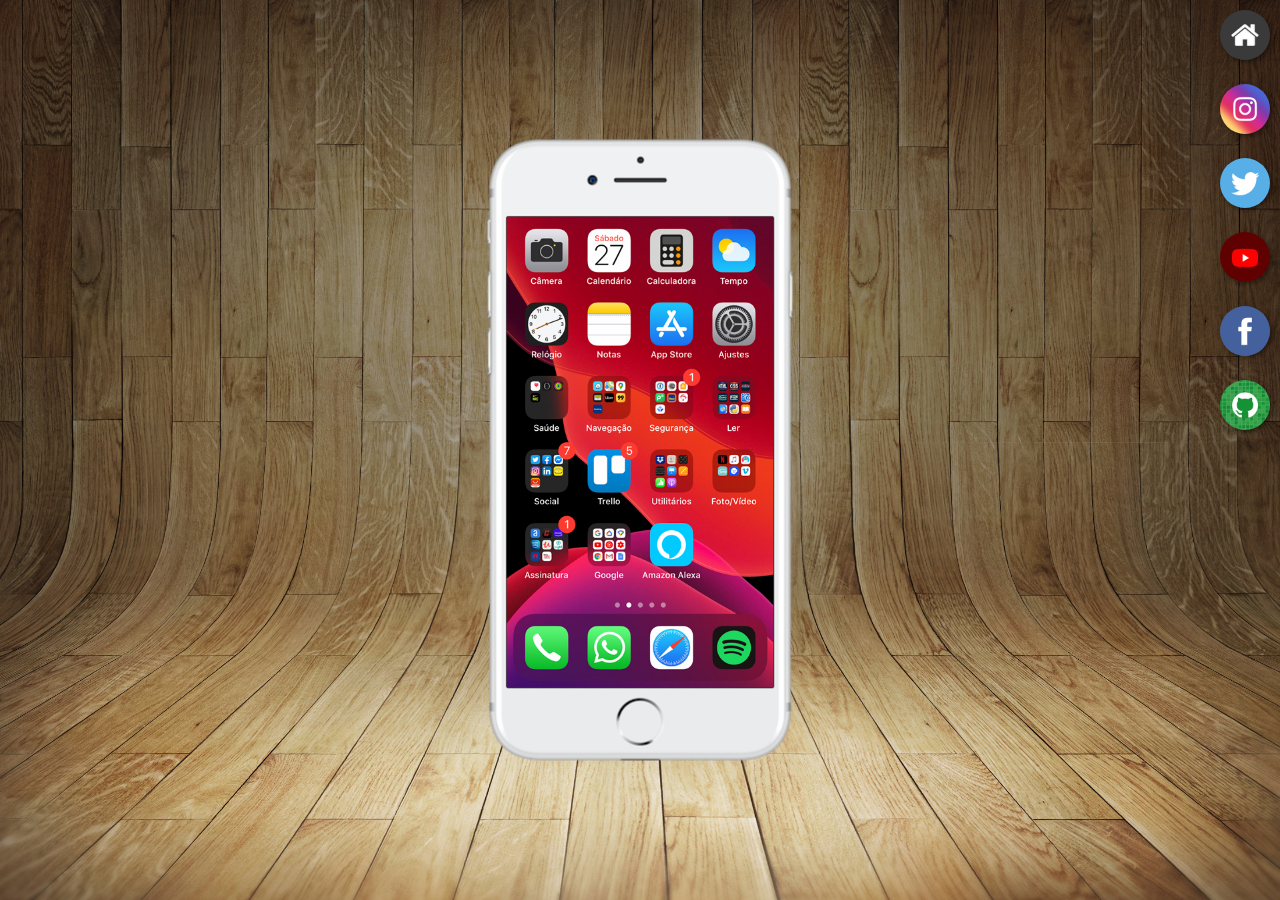
<file: index.html>
<!DOCTYPE html>
<html lang="pt-br">
<head>
    <meta charset="UTF-8">
    <meta http-equiv="X-UA-Compatible" content="IE=edge">
    <meta name="viewport" content="width=device-width, initial-scale=1.0">
    <link rel="shortcut icon" href="favicon.ico" type="image/x-icon">
    <link rel="stylesheet" href="estilos/style.css">
    <title>Projeto Redes Sociais</title>
</head>
<body>
    <main>
        <section id="telefone">
            <iframe src="home.html" name="tela" id="tela" frameborder="0">Seu navegador não é compatível com isso.
            </iframe>
        </section>

        <section id="redes-sociais">
            <a href="home.html" target="tela"><img src="imagens/logo-home.jpg" alt="Home"></a><br> <!--o <br> faz com que os ícones fiquem dispostos um a baixo do outro-->
            <a href="instagram.html" target="tela"><img src="imagens/logo-instagram.jpg" alt="Instagram"></a><br>
            <a href="twitter.html" target="tela"><img src="imagens/logo-twitter.jpg" alt="Twitter"></a><br>
            <a href="youtube.html" target="tela"><img src="imagens/logo-youtube.jpg" alt="YouTube"></a><br>
            <a href="facebook.html" target="tela"><img src="imagens/logo-facebook.jpg" alt="Facebook"></a><br>
            <a href="github.html" target="tela"><img src="imagens/logo-github.jpg" alt="GitHub"></a>
        </section>
    </main>
    
</body>
</html>
</file>
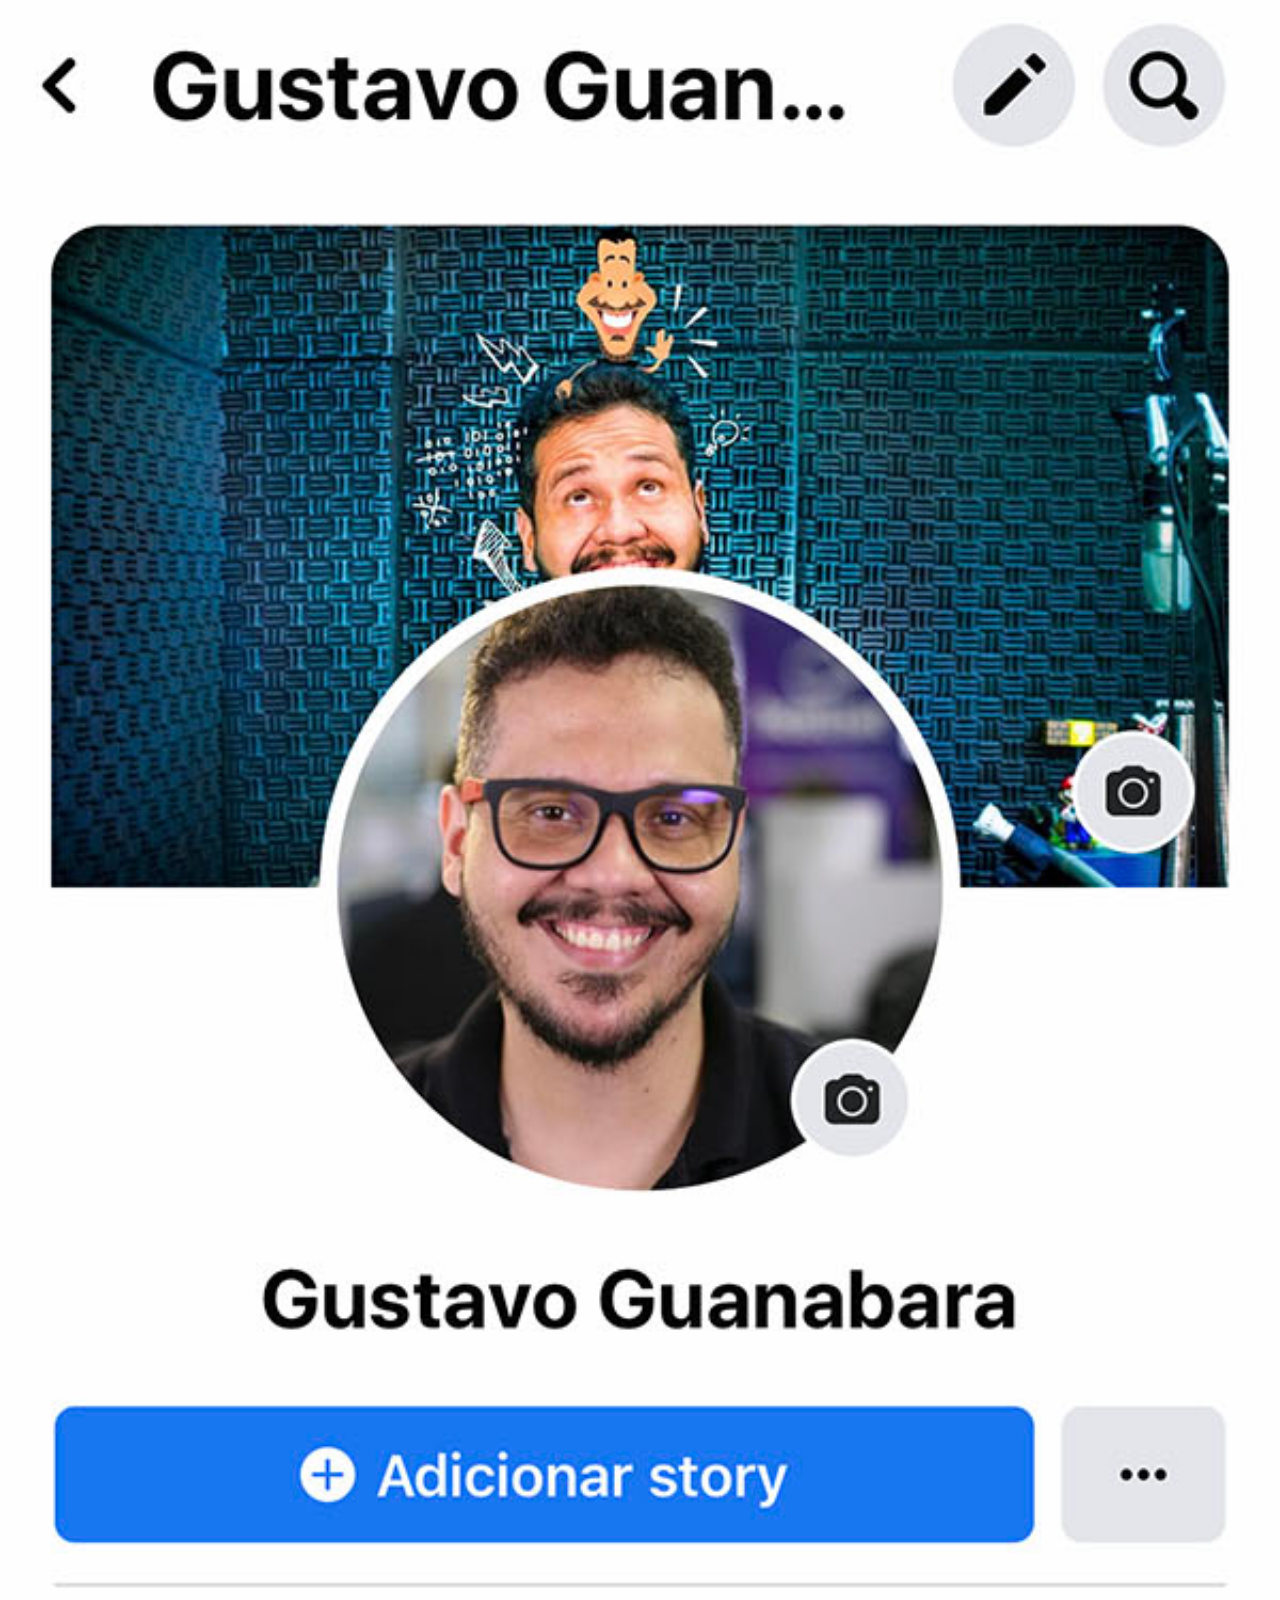
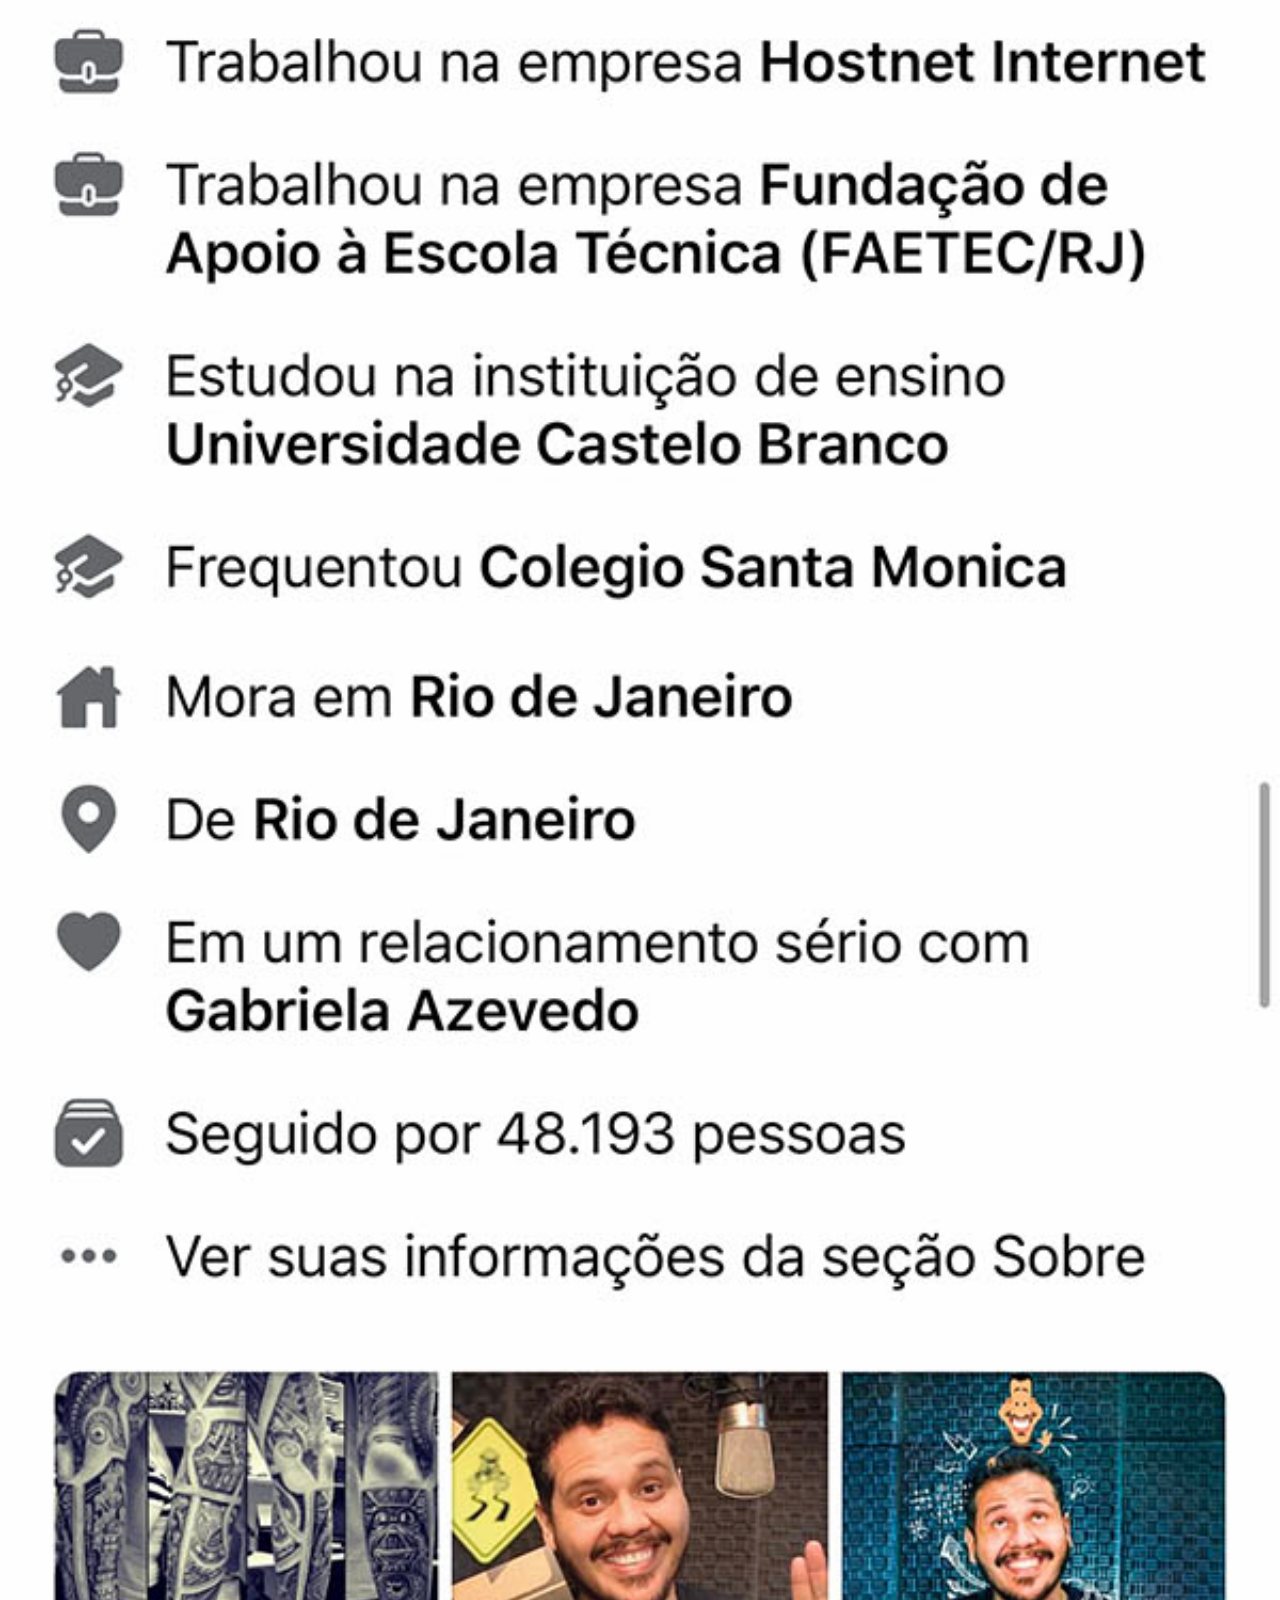
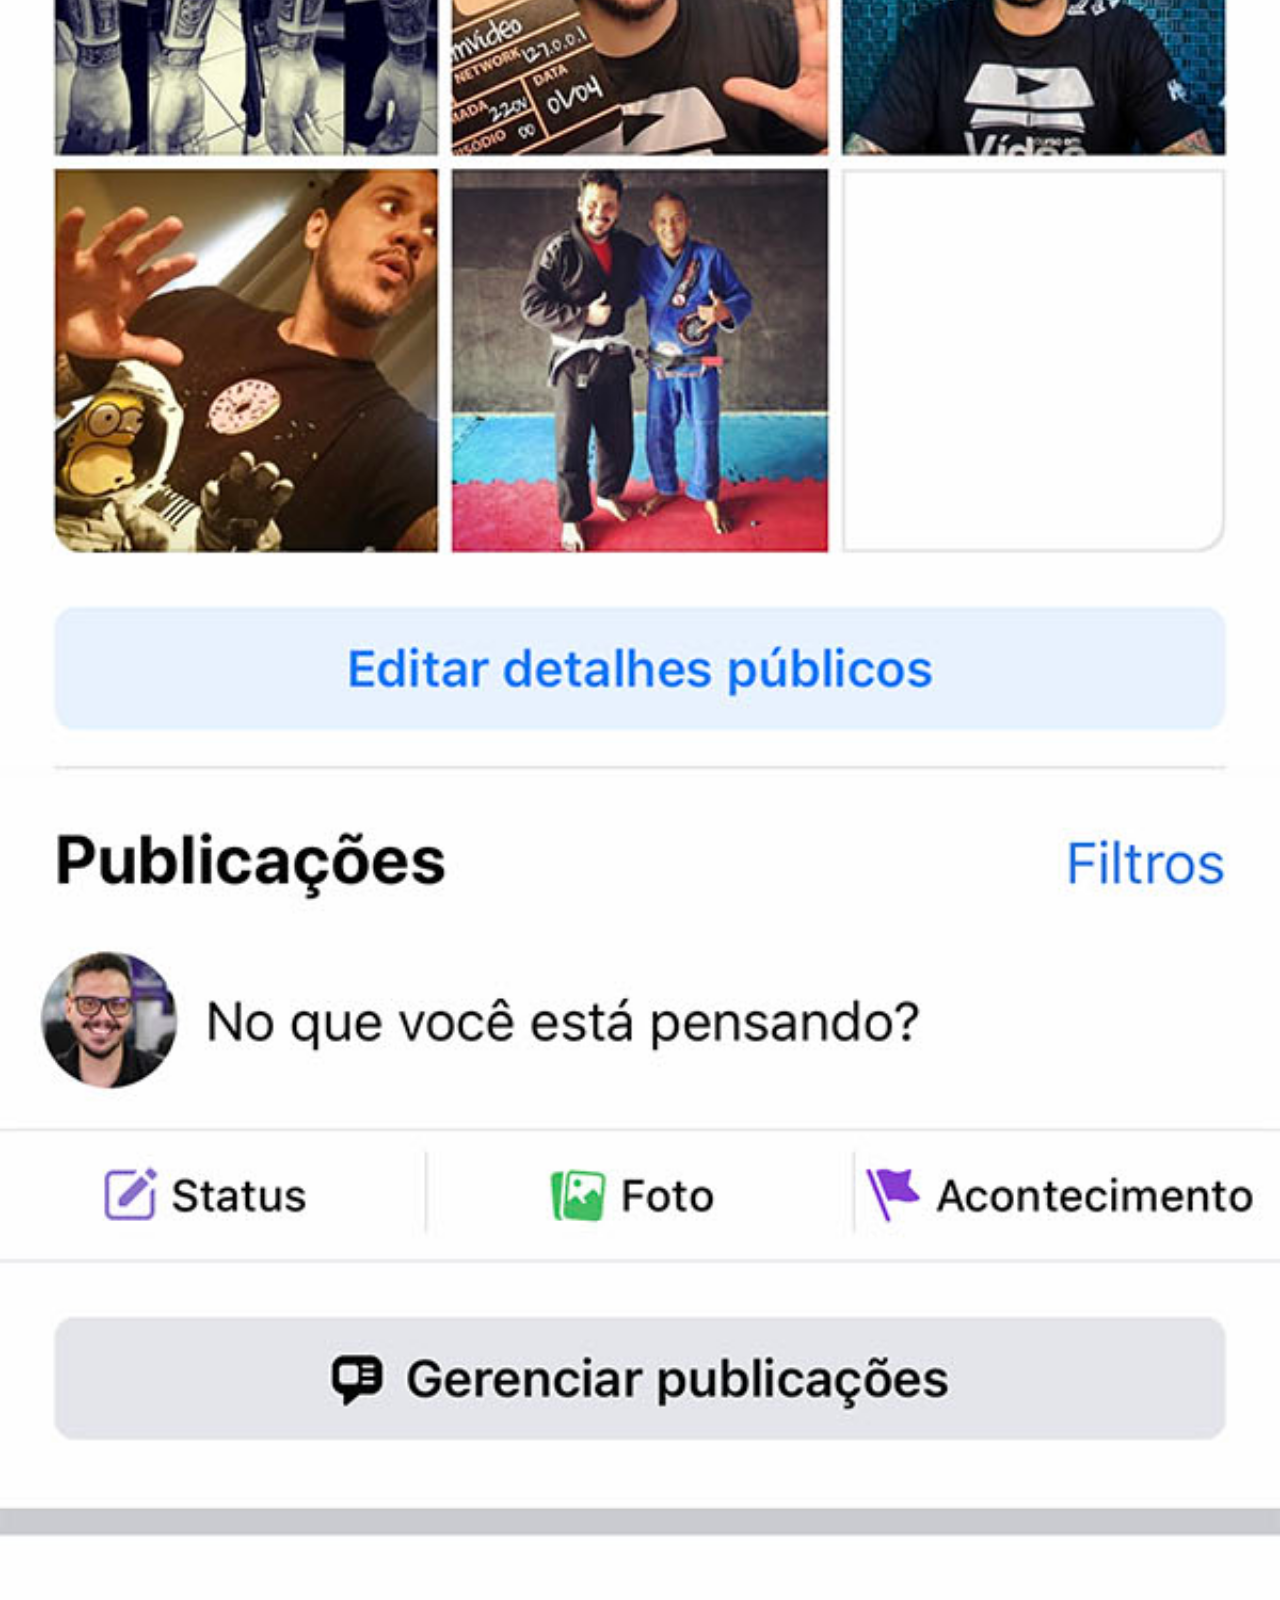
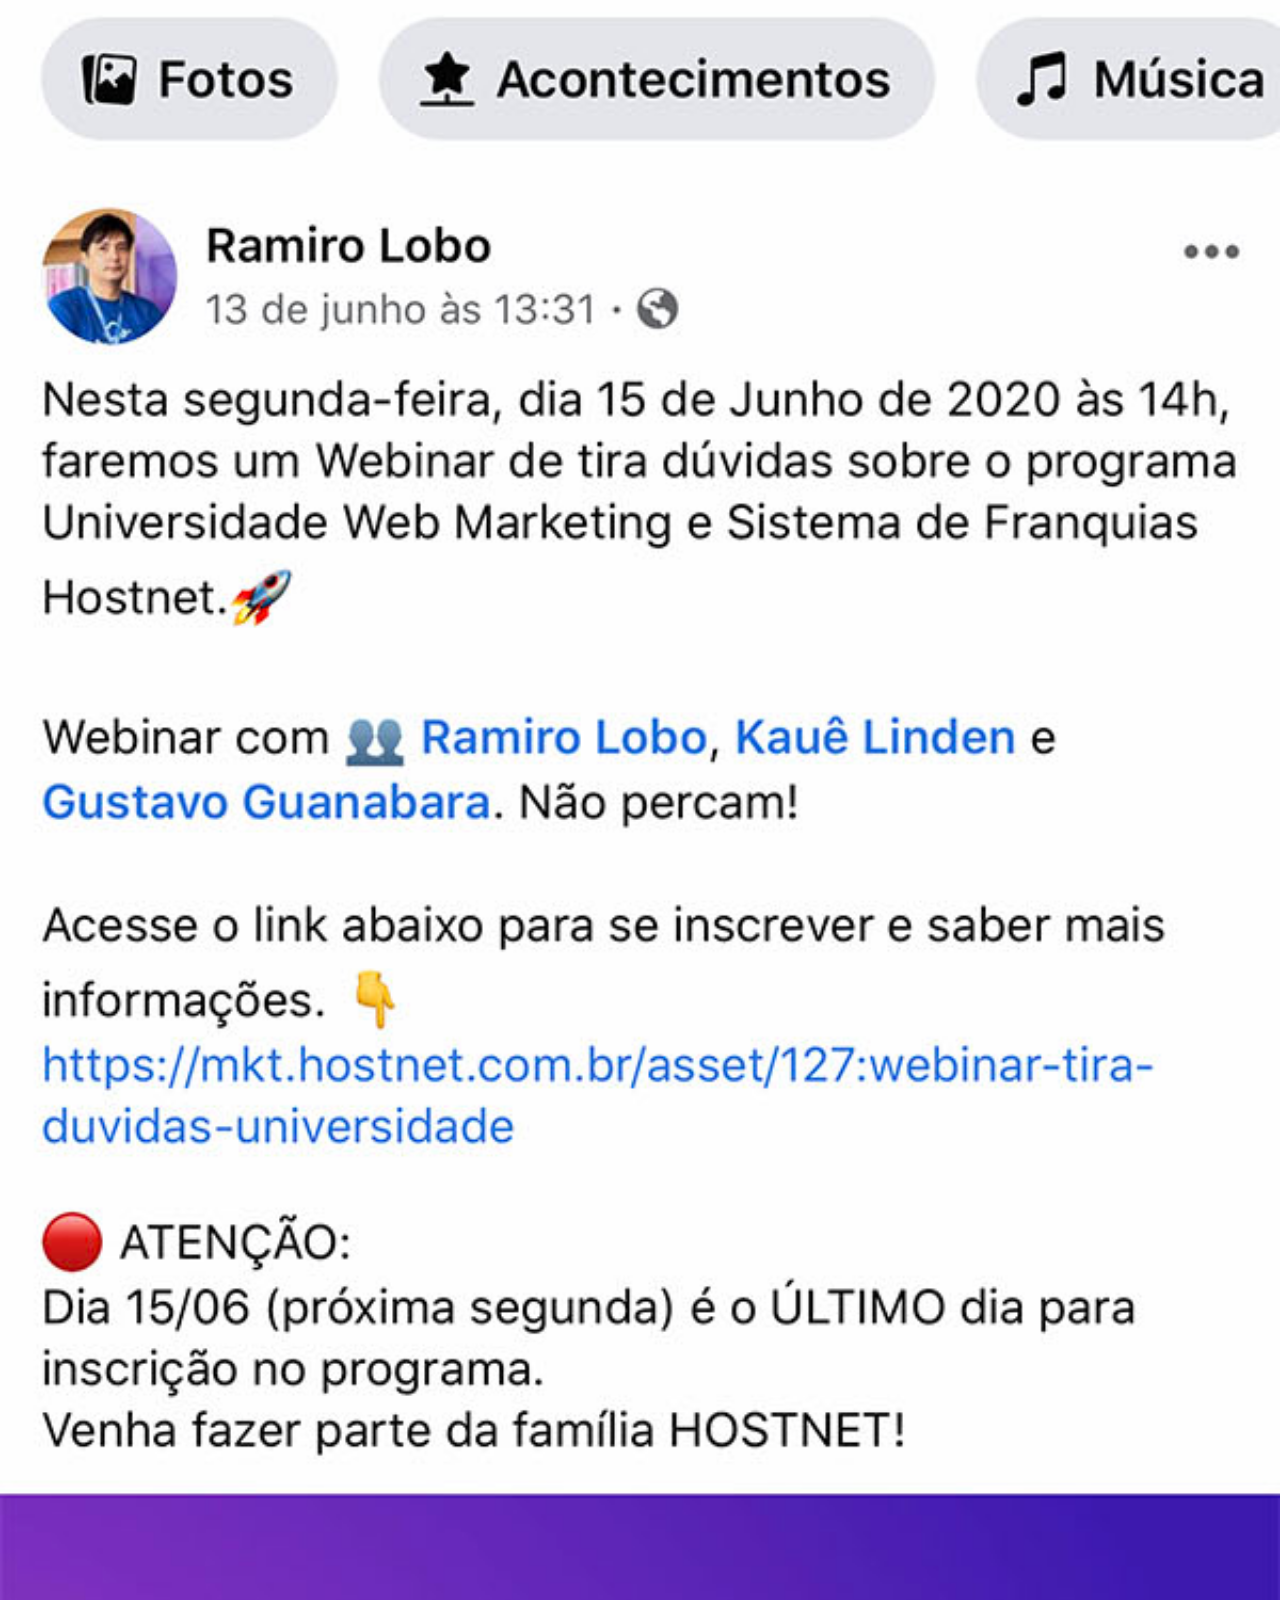
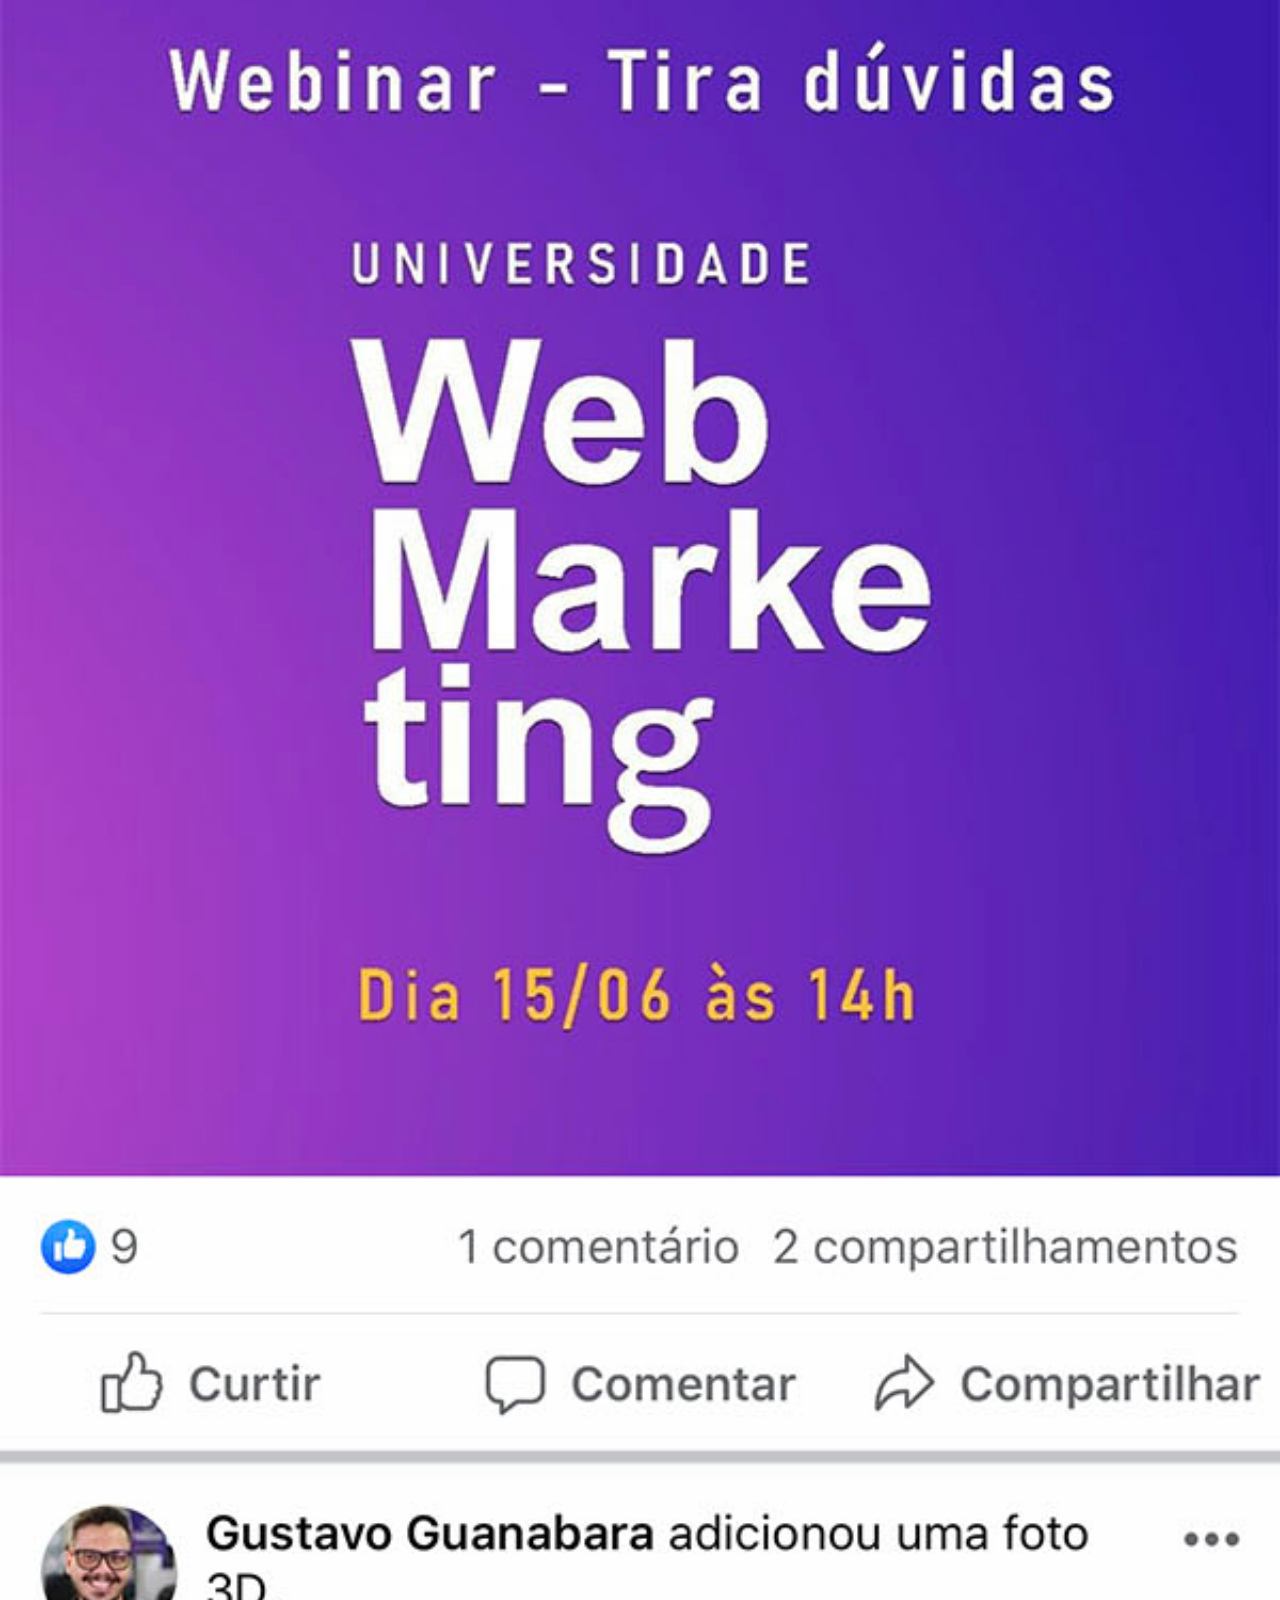
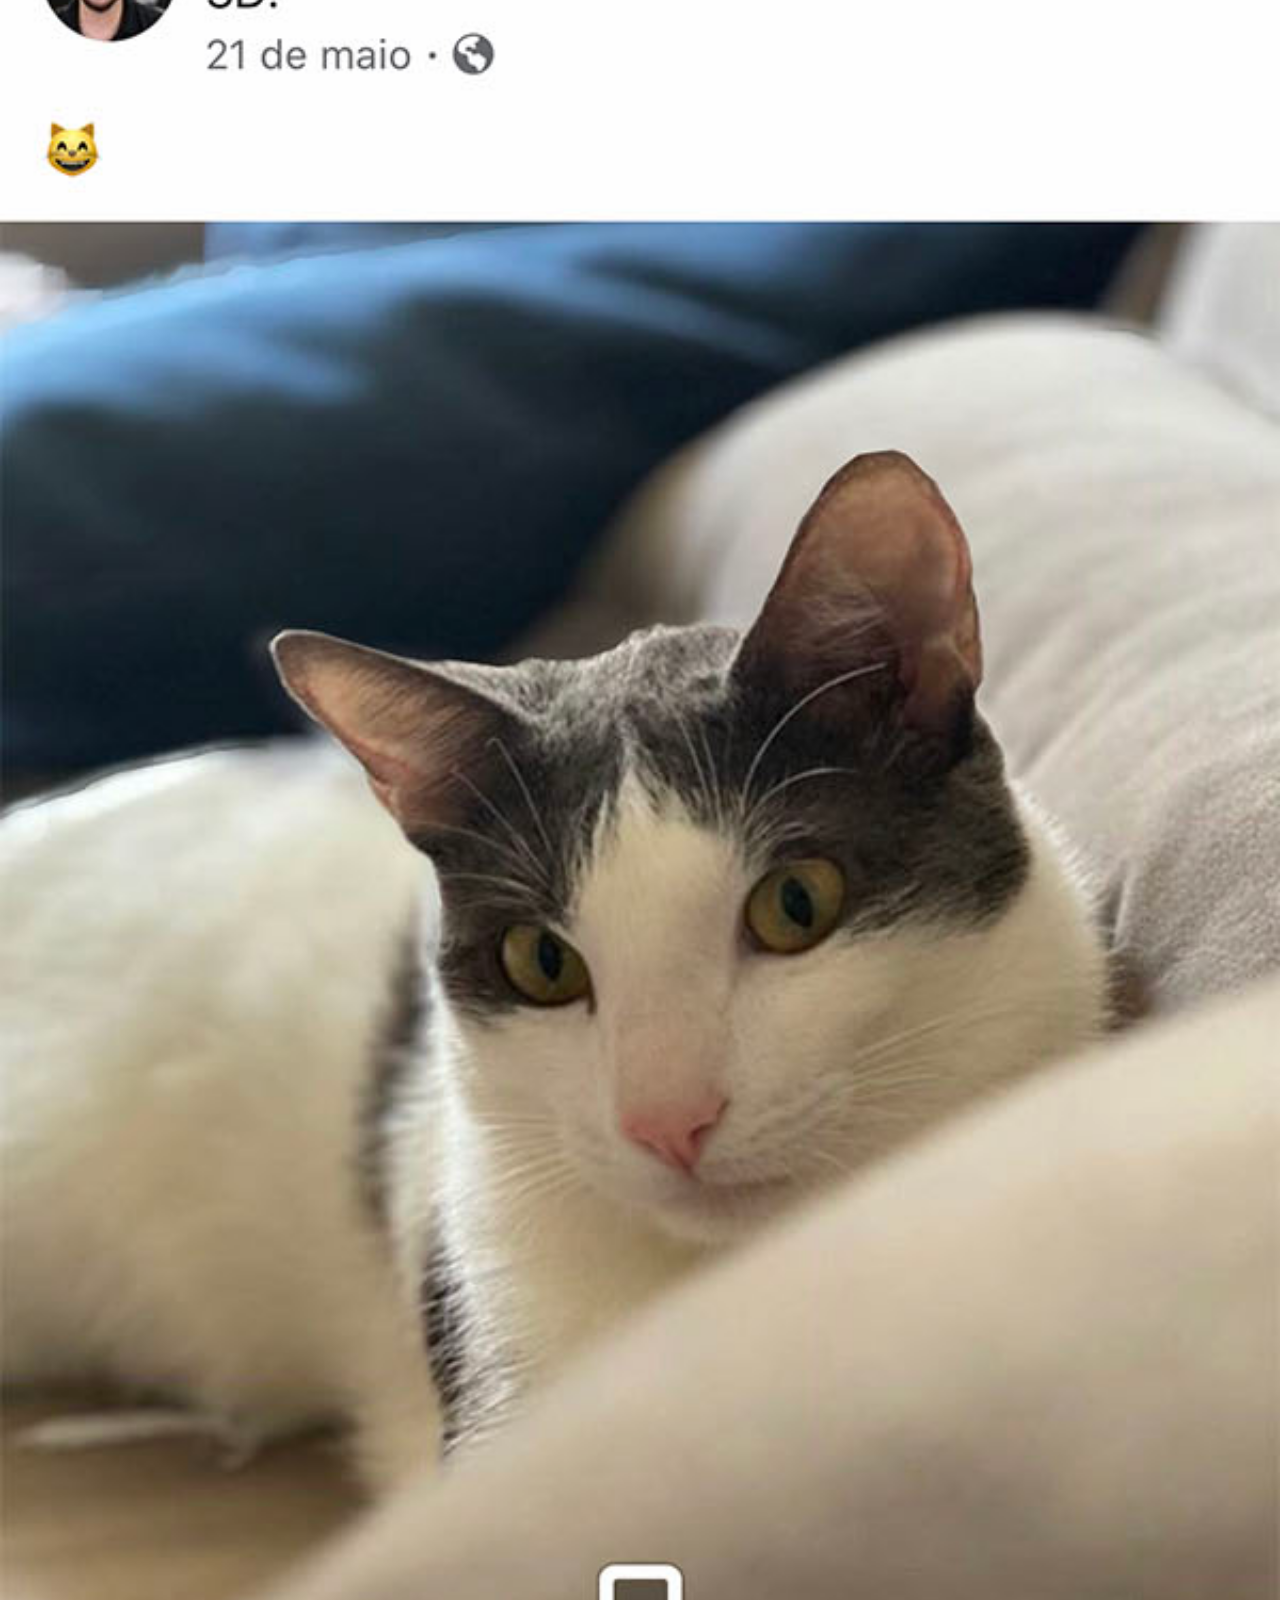
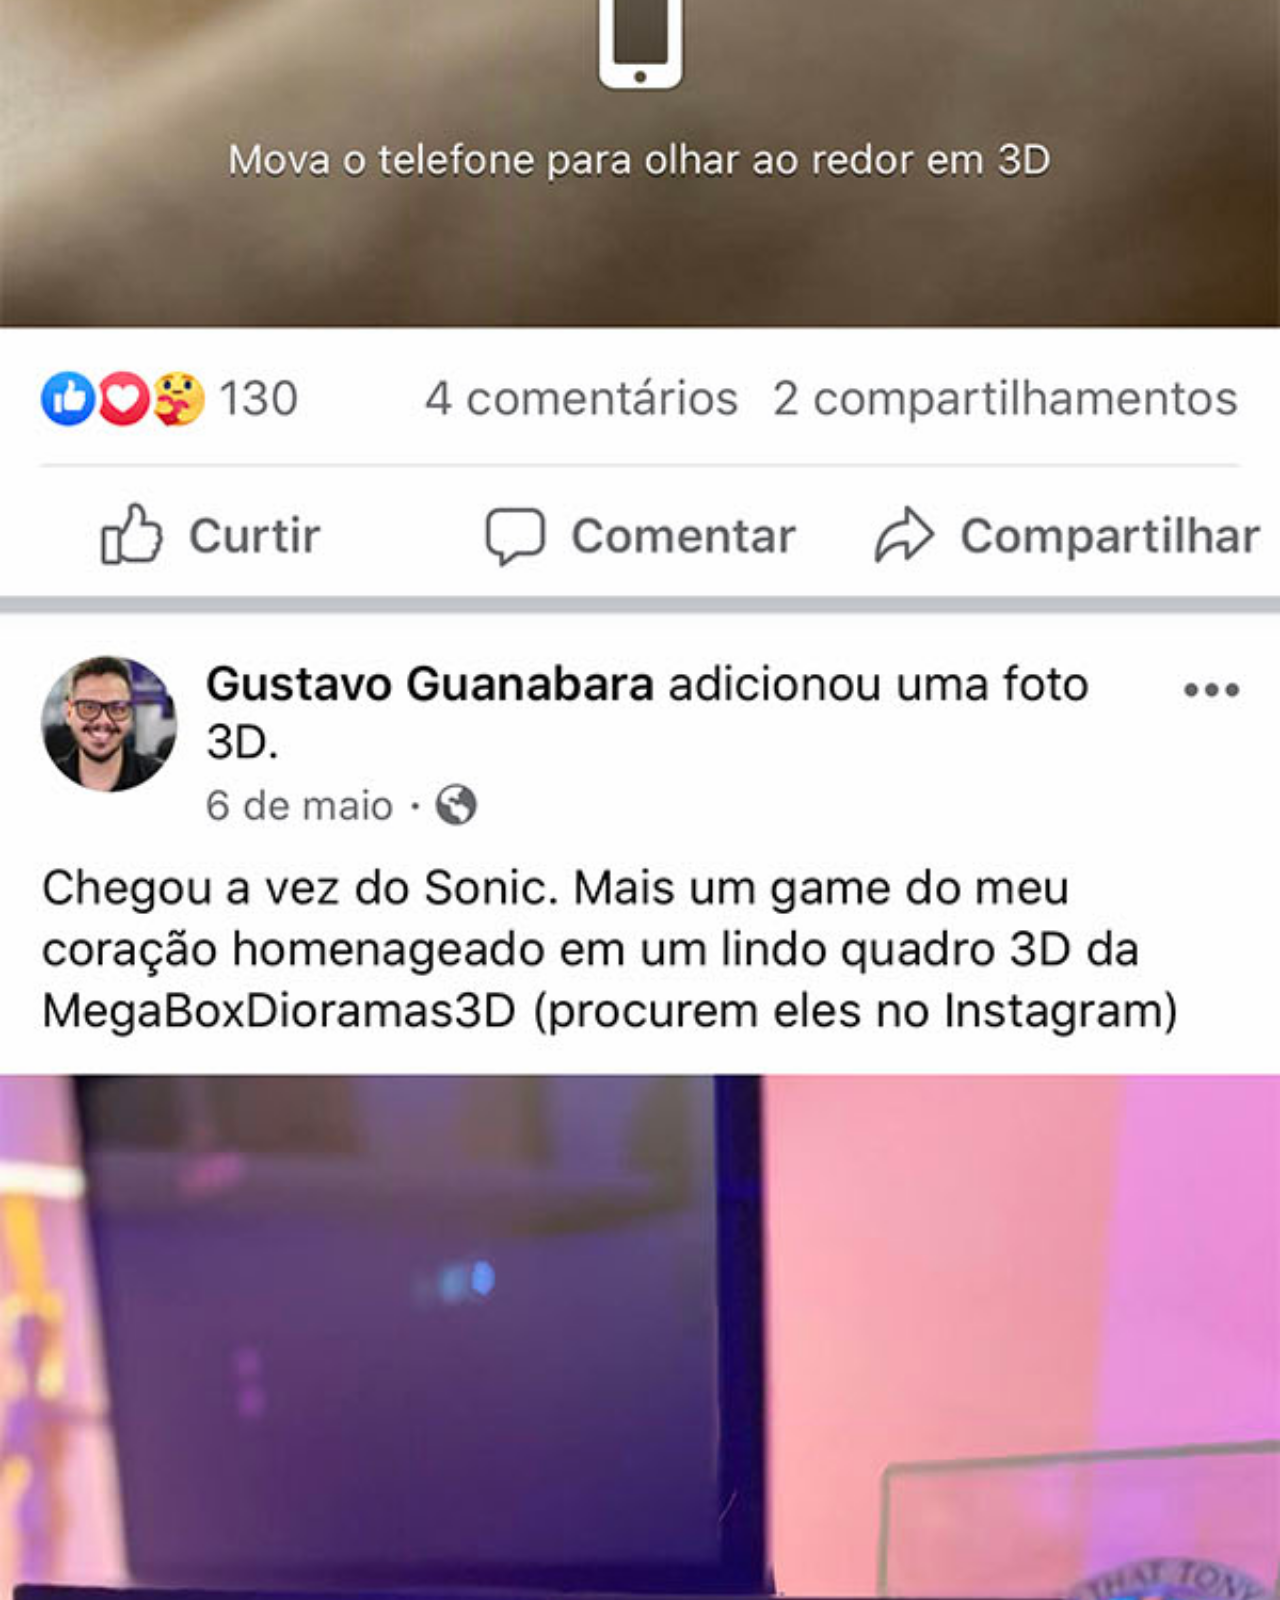
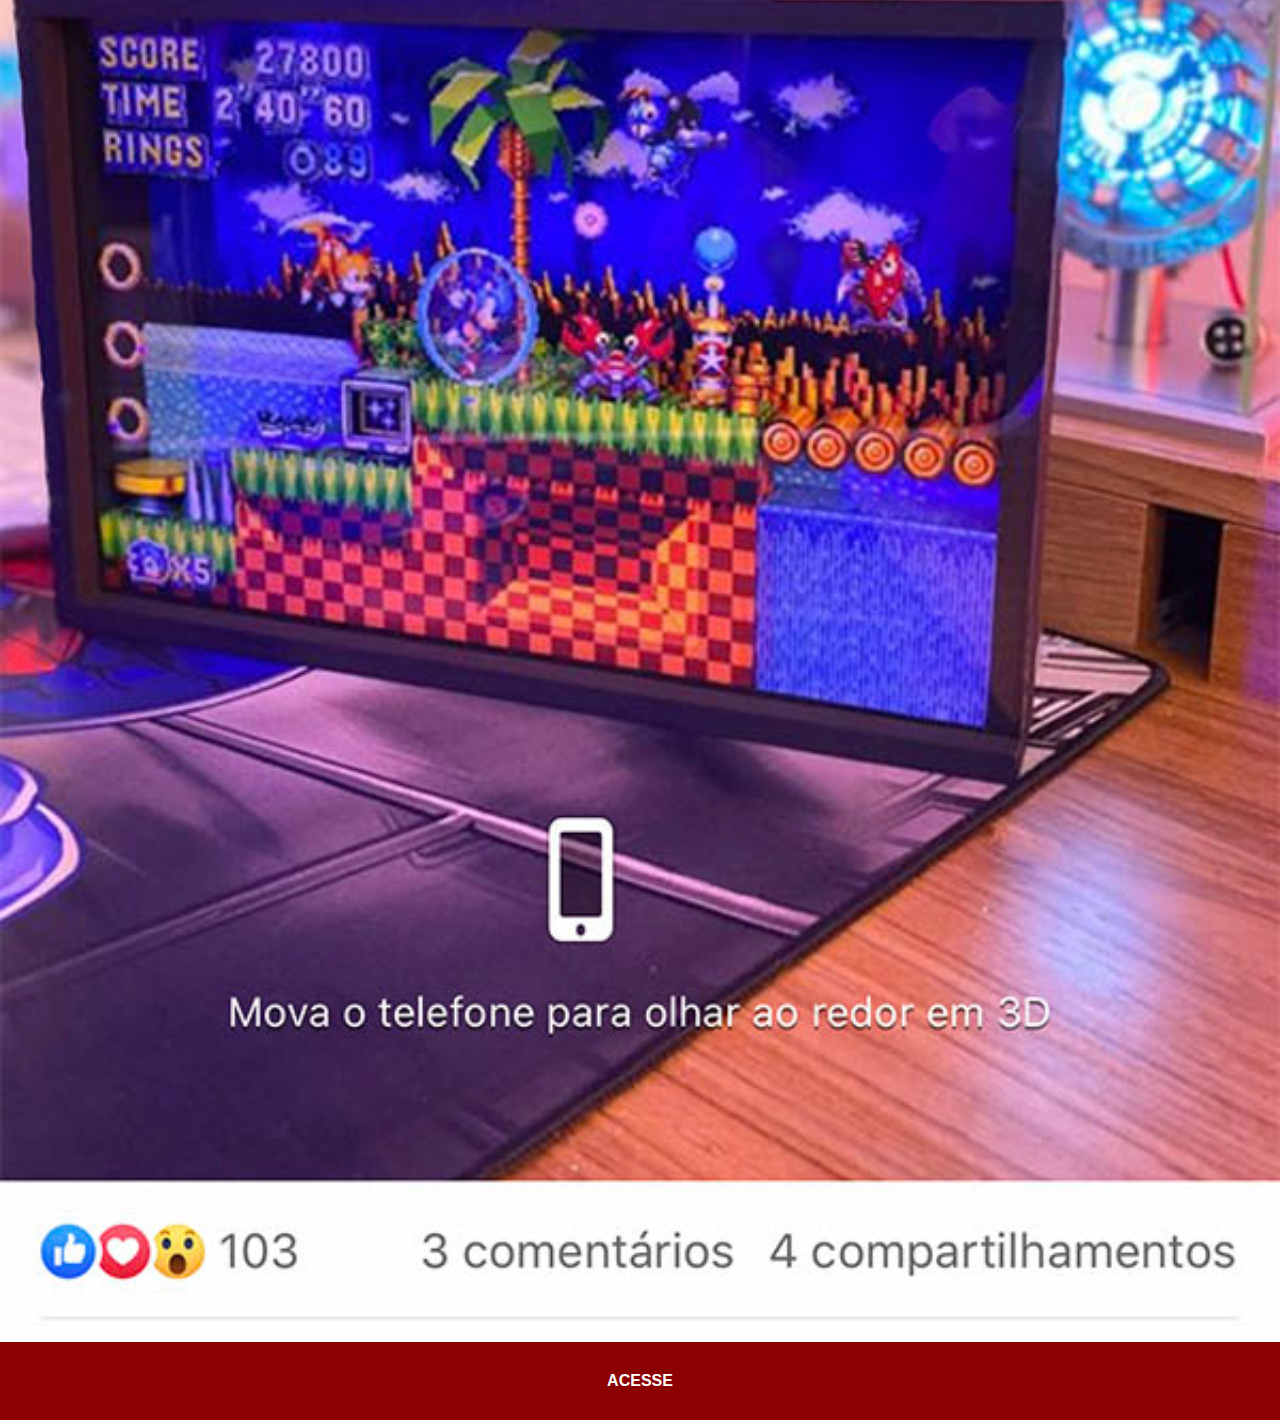
<file: facebook.html>
<!DOCTYPE html>
<html lang="pt-br">
<head>
    <meta charset="UTF-8">
    <meta http-equiv="X-UA-Compatible" content="IE=edge">
    <meta name="viewport" content="width=device-width, initial-scale=1.0">
    <title>Facebook</title>
    <link rel="stylesheet" href="estilos/social.css">
</head>
<body>
    <img src="imagens/tela-facebook.jpg" alt="Facebook">
    <a href="https://www.facebook.com/gustavoguanabara" target="_blank" >ACESSE</a>
    
</body>
</html>
</file>
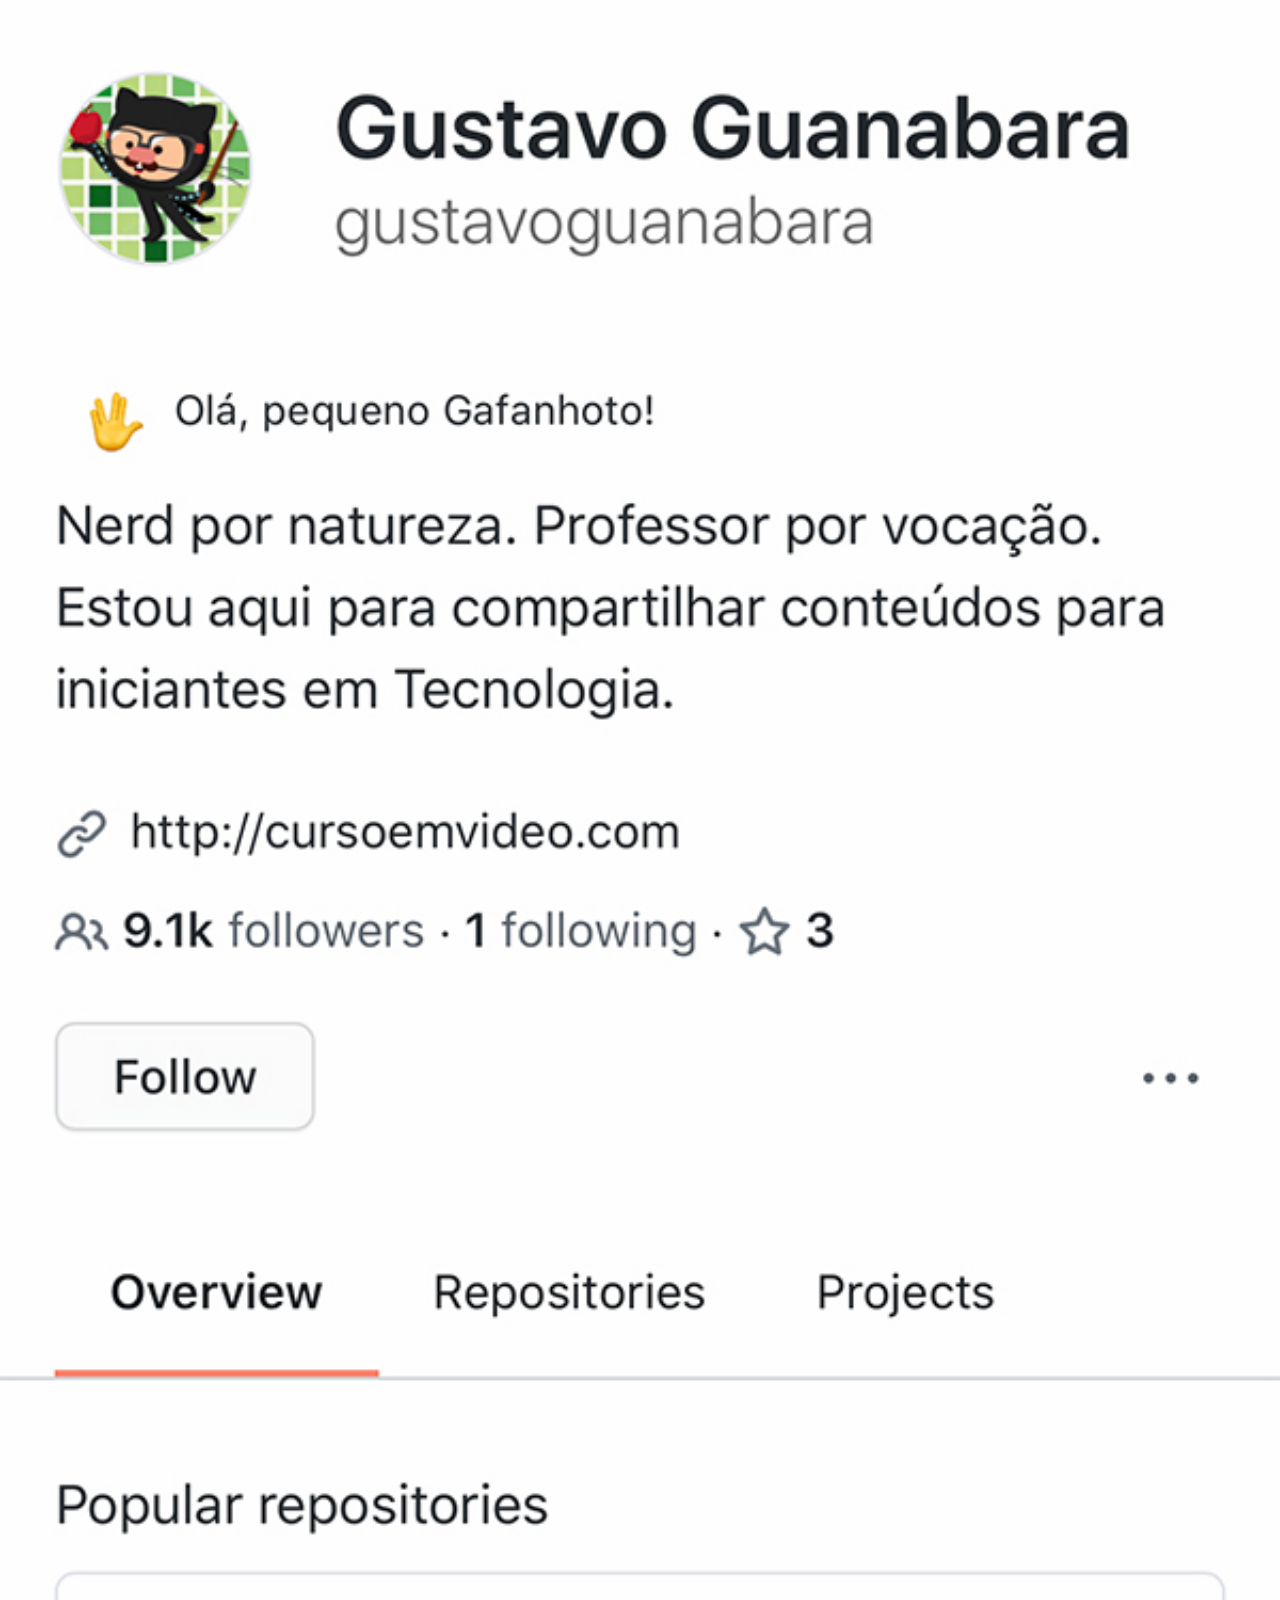
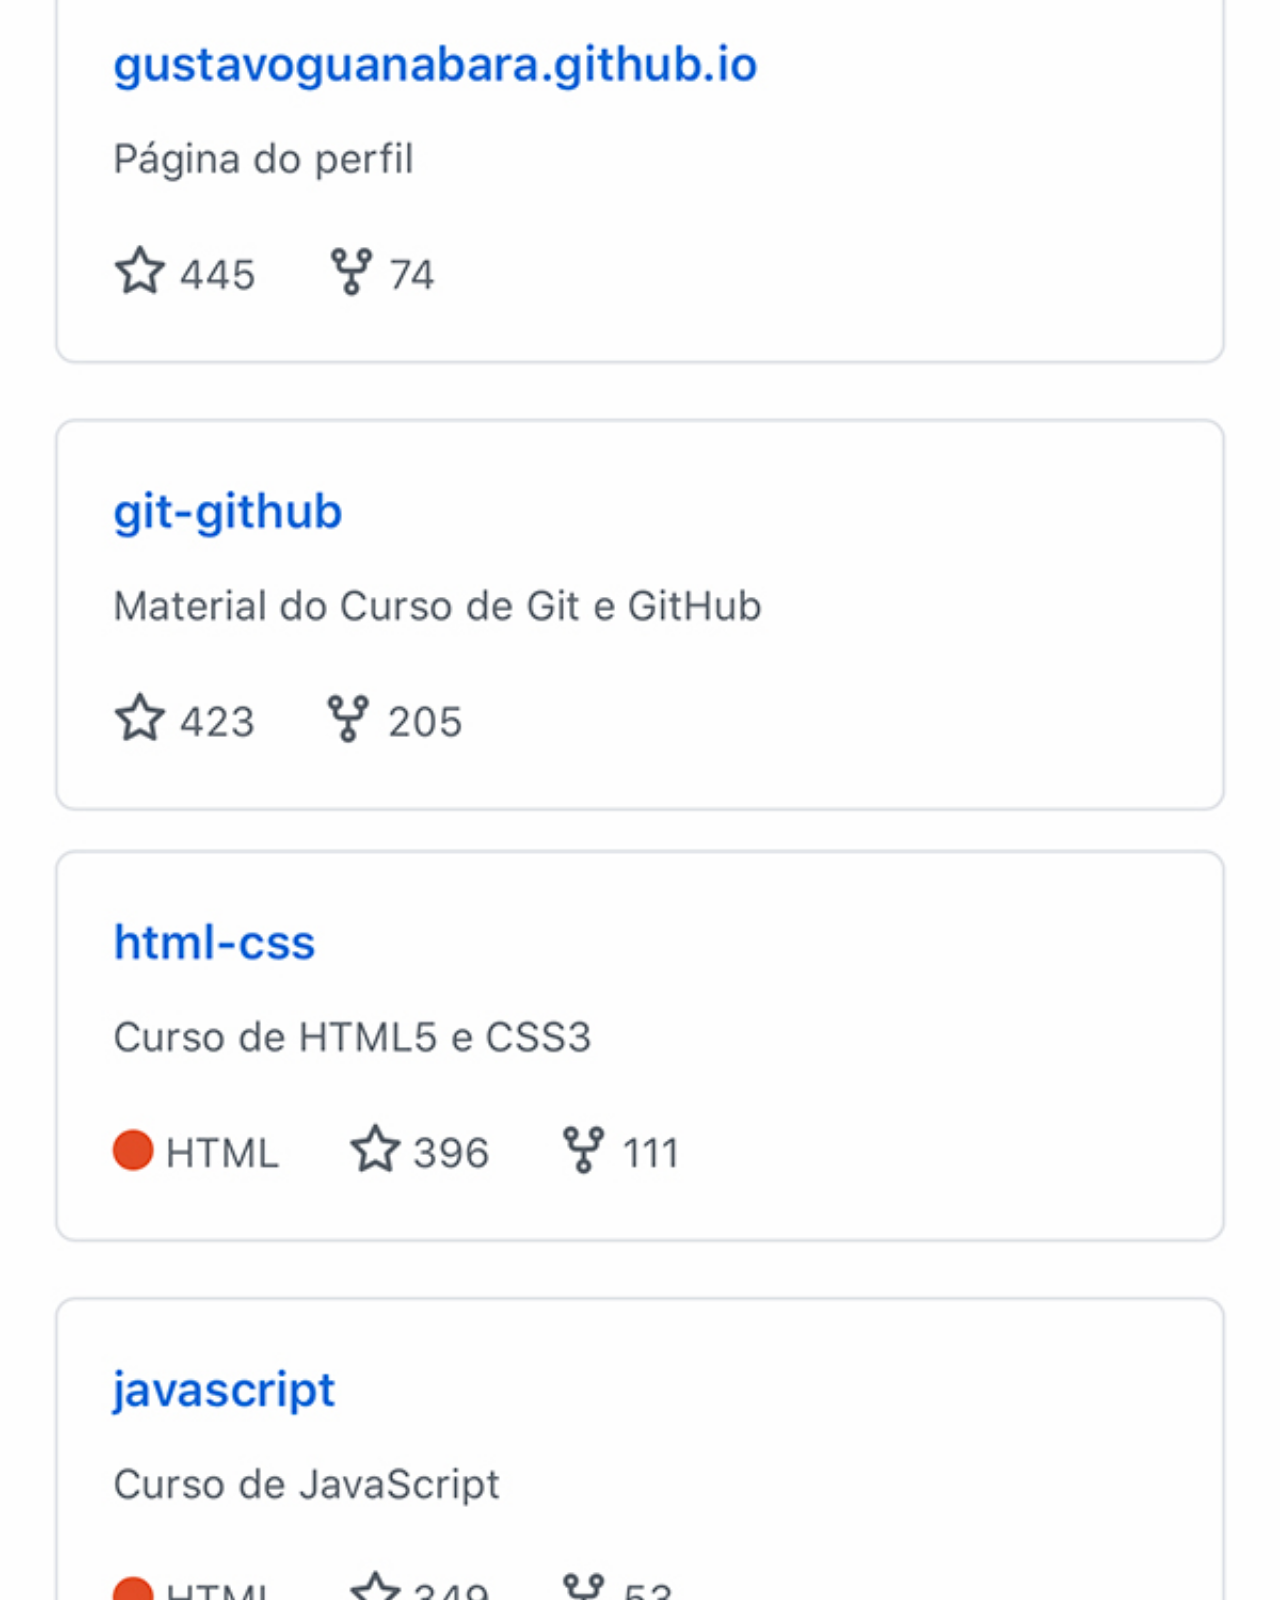
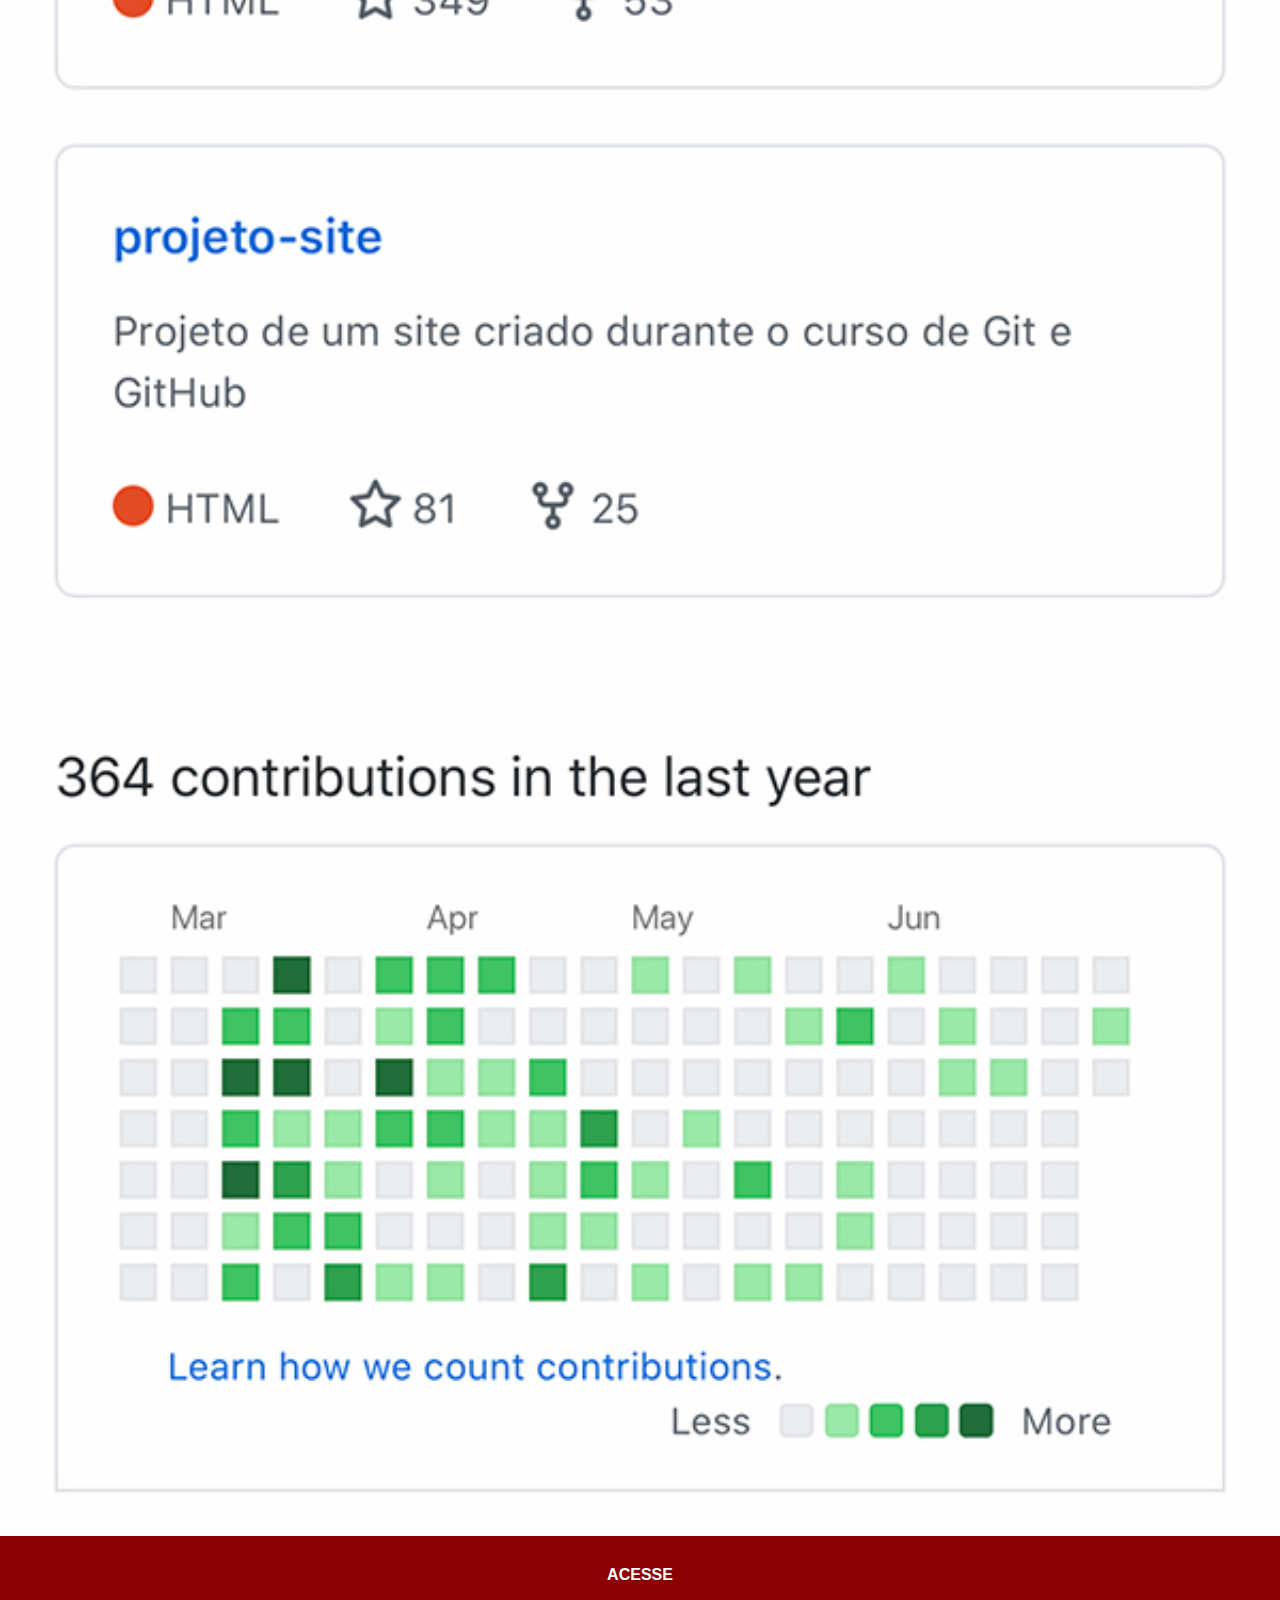
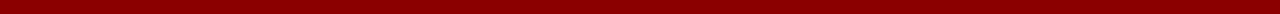
<file: github.html>
<!DOCTYPE html>
<html lang="pt-br">
<head>
    <meta charset="UTF-8">
    <meta http-equiv="X-UA-Compatible" content="IE=edge">
    <meta name="viewport" content="width=device-width, initial-scale=1.0">
    <title>GitHub</title>
    <link rel="stylesheet" href="estilos/social.css">
</head>
<body>
    <img src="imagens/tela-github.jpg" alt="GitHub">
    <a href="https://github.com/gustavoguanabara/" target="_blank">ACESSE</a>
    
</body>
</html>
</file>
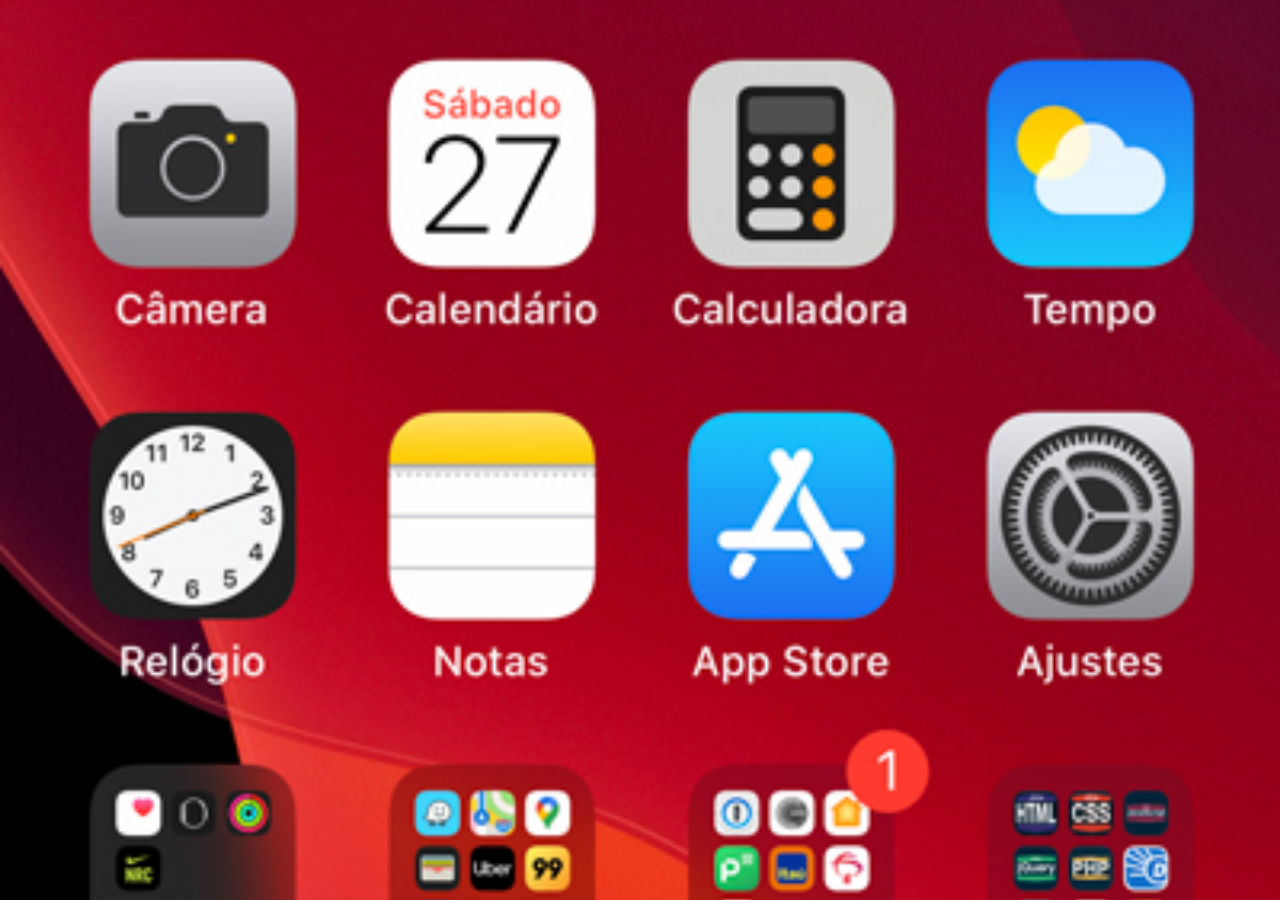
<file: home.html>
<!DOCTYPE html>
<html lang="pt-br">
<head>
    <meta charset="UTF-8">
    <meta http-equiv="X-UA-Compatible" content="IE=edge">
    <meta name="viewport" content="width=device-width, initial-scale=1.0">
    <title>Home</title>
</head>
<style>
    * {
        margin: 0px;
        padding: 0px;
    }

    body {
        width: 100vw;
        height: 100vh;
        background: black url('imagens/tela-home.jpg')no-repeat top center;
        background-size: cover; /* para cobrir todo tamanho do iframe */
    }
</style>
<body>
    
</body>
</html>
</file>
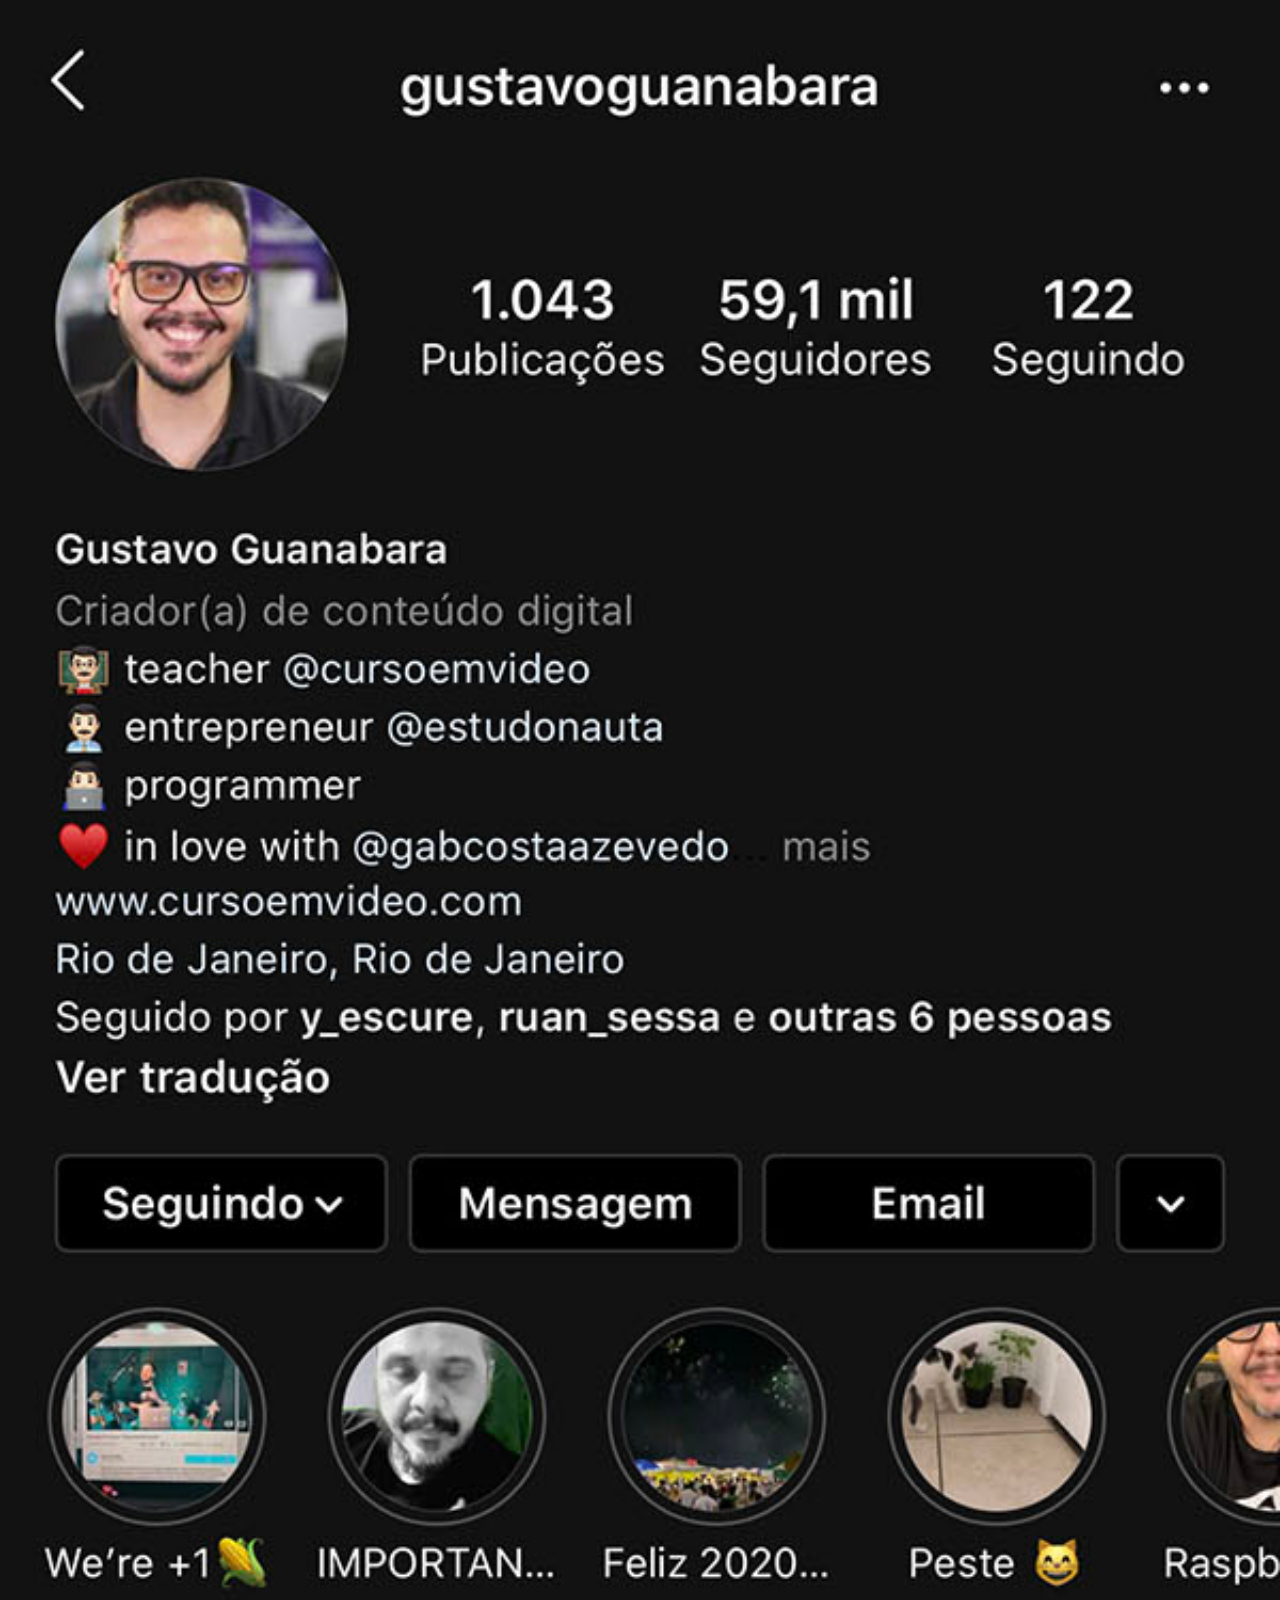
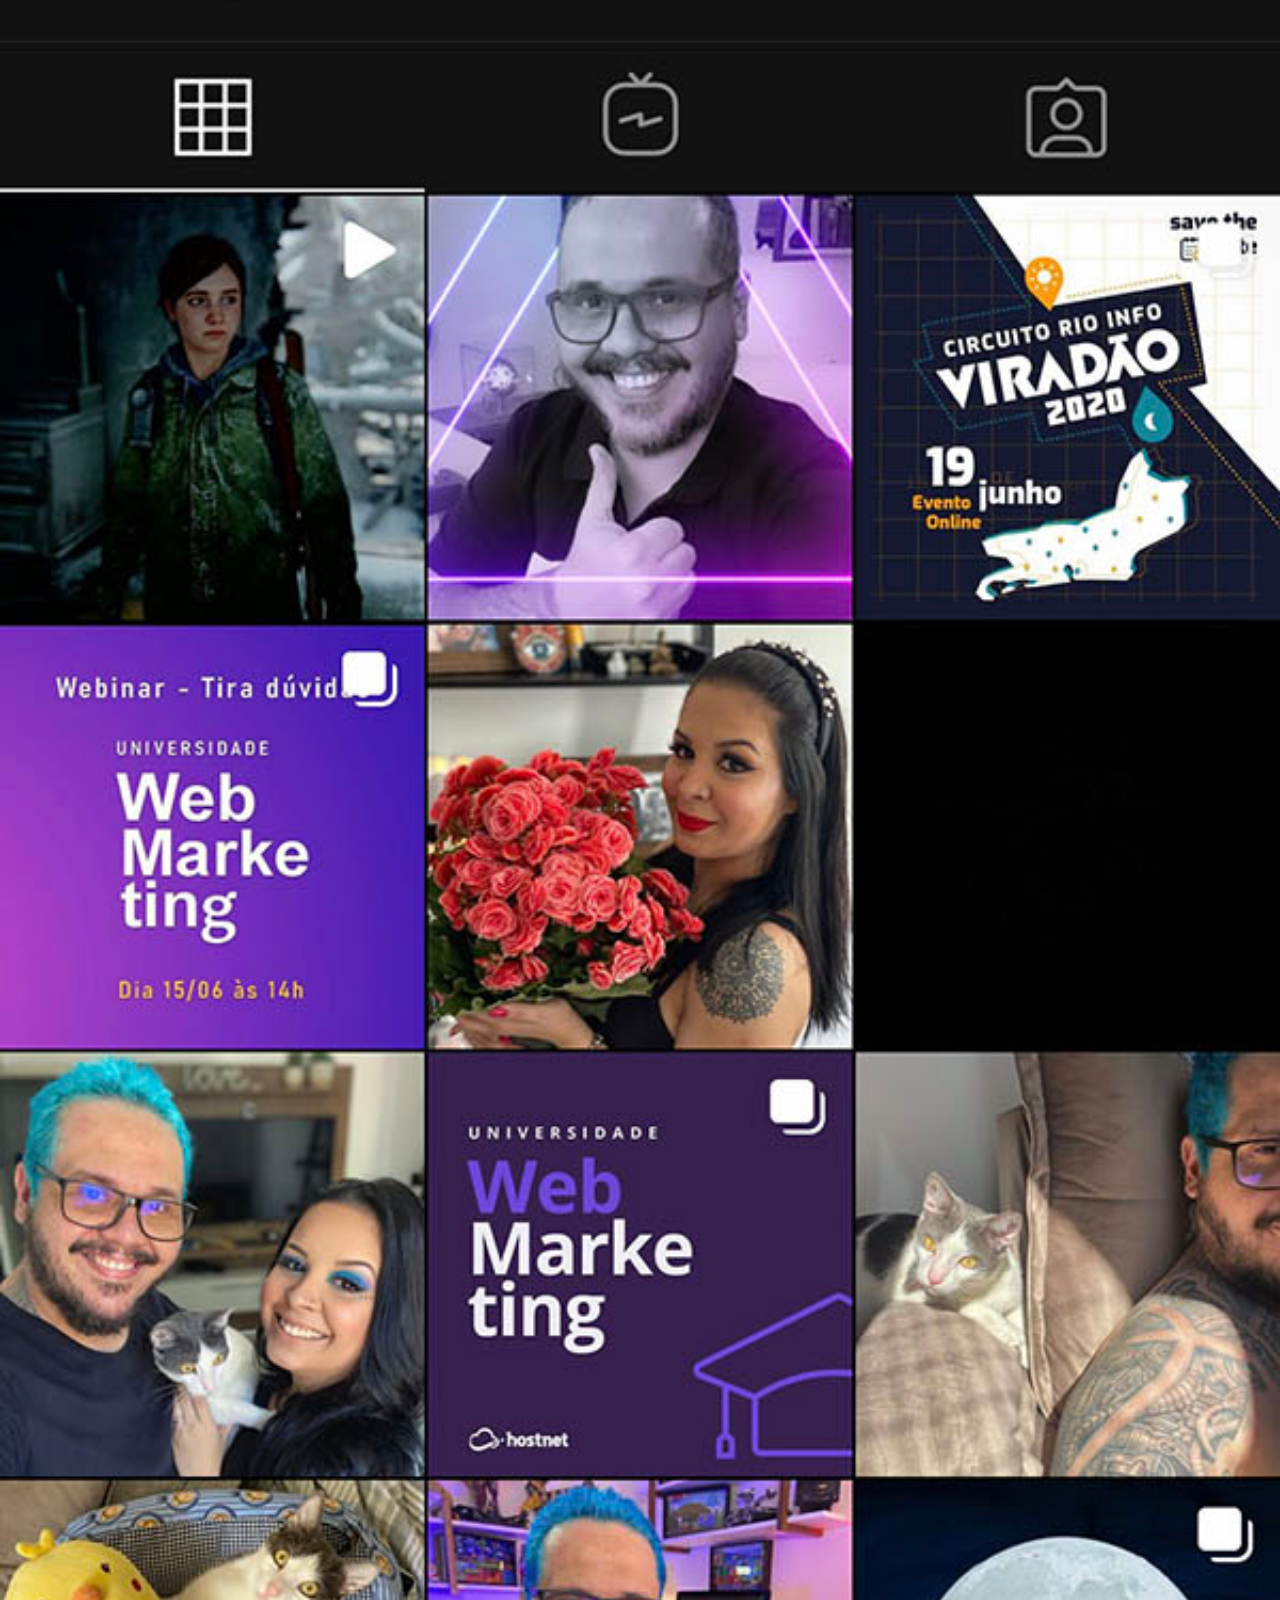
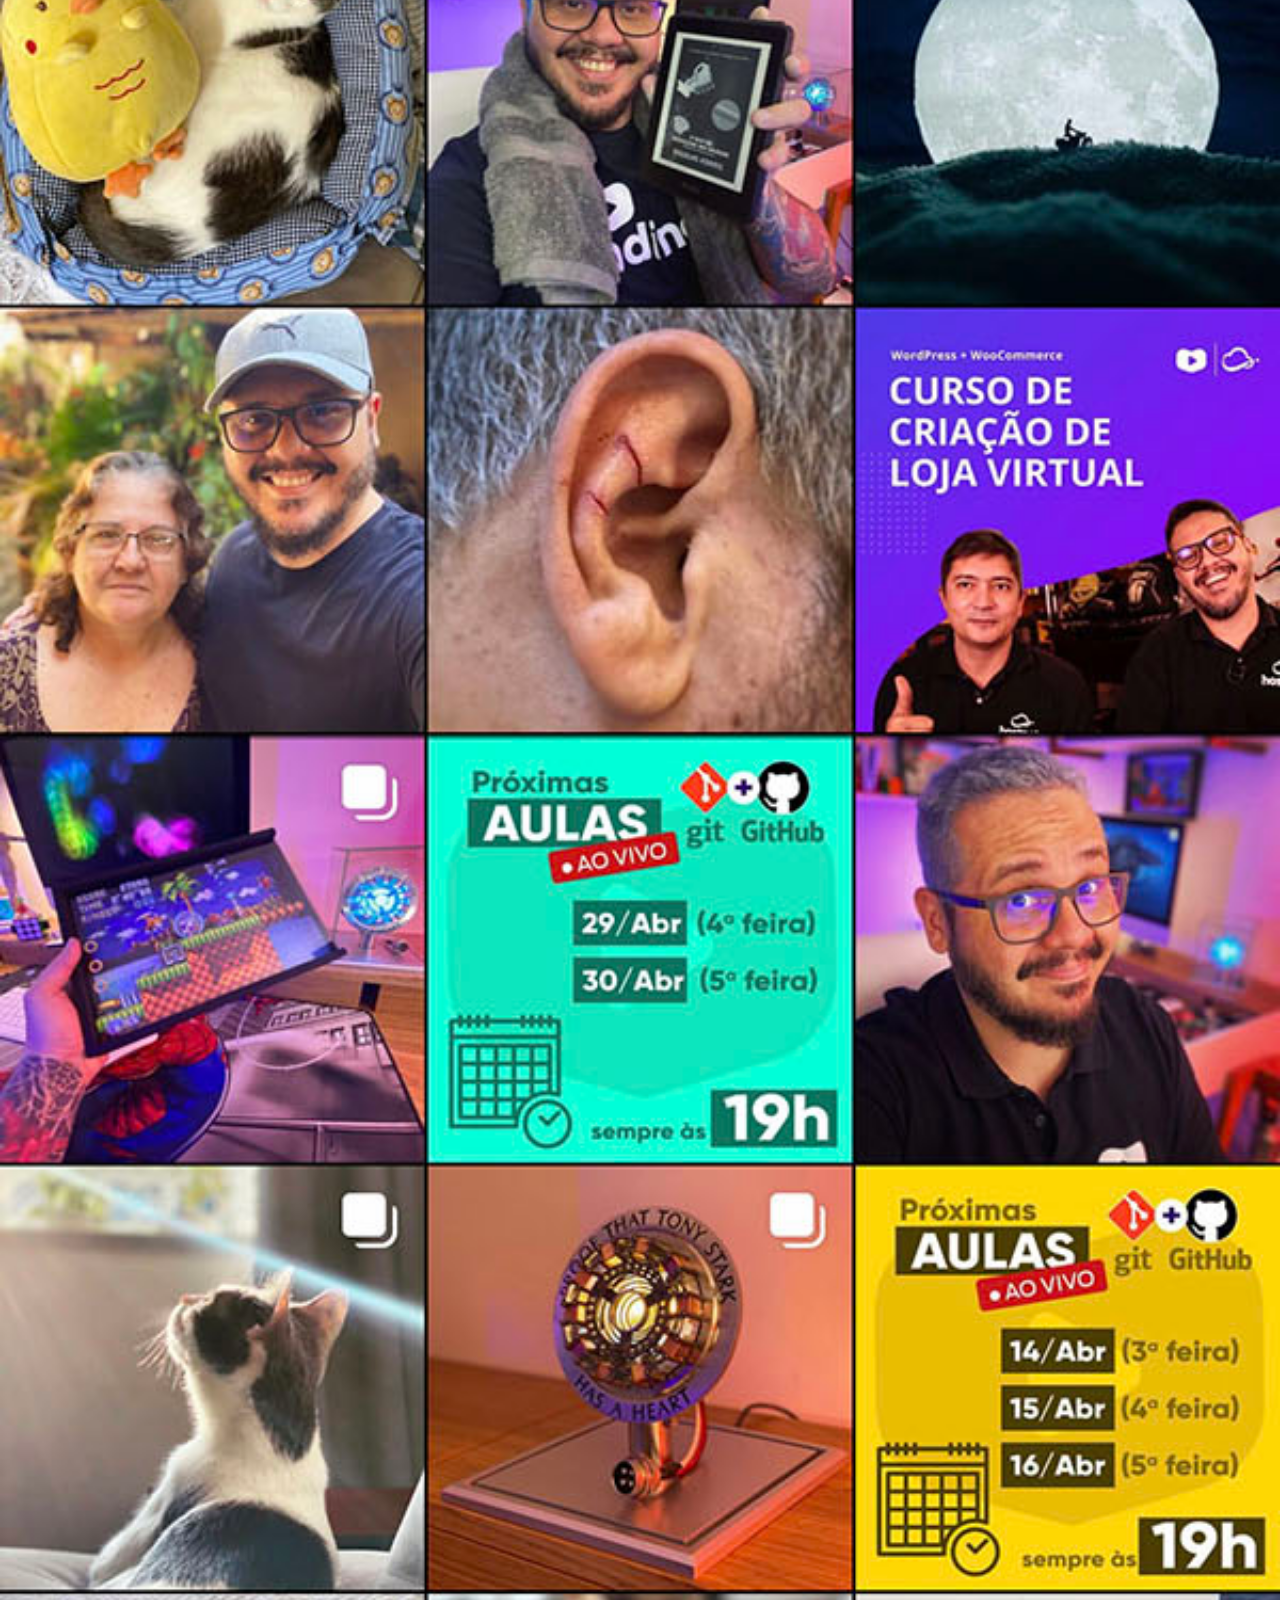
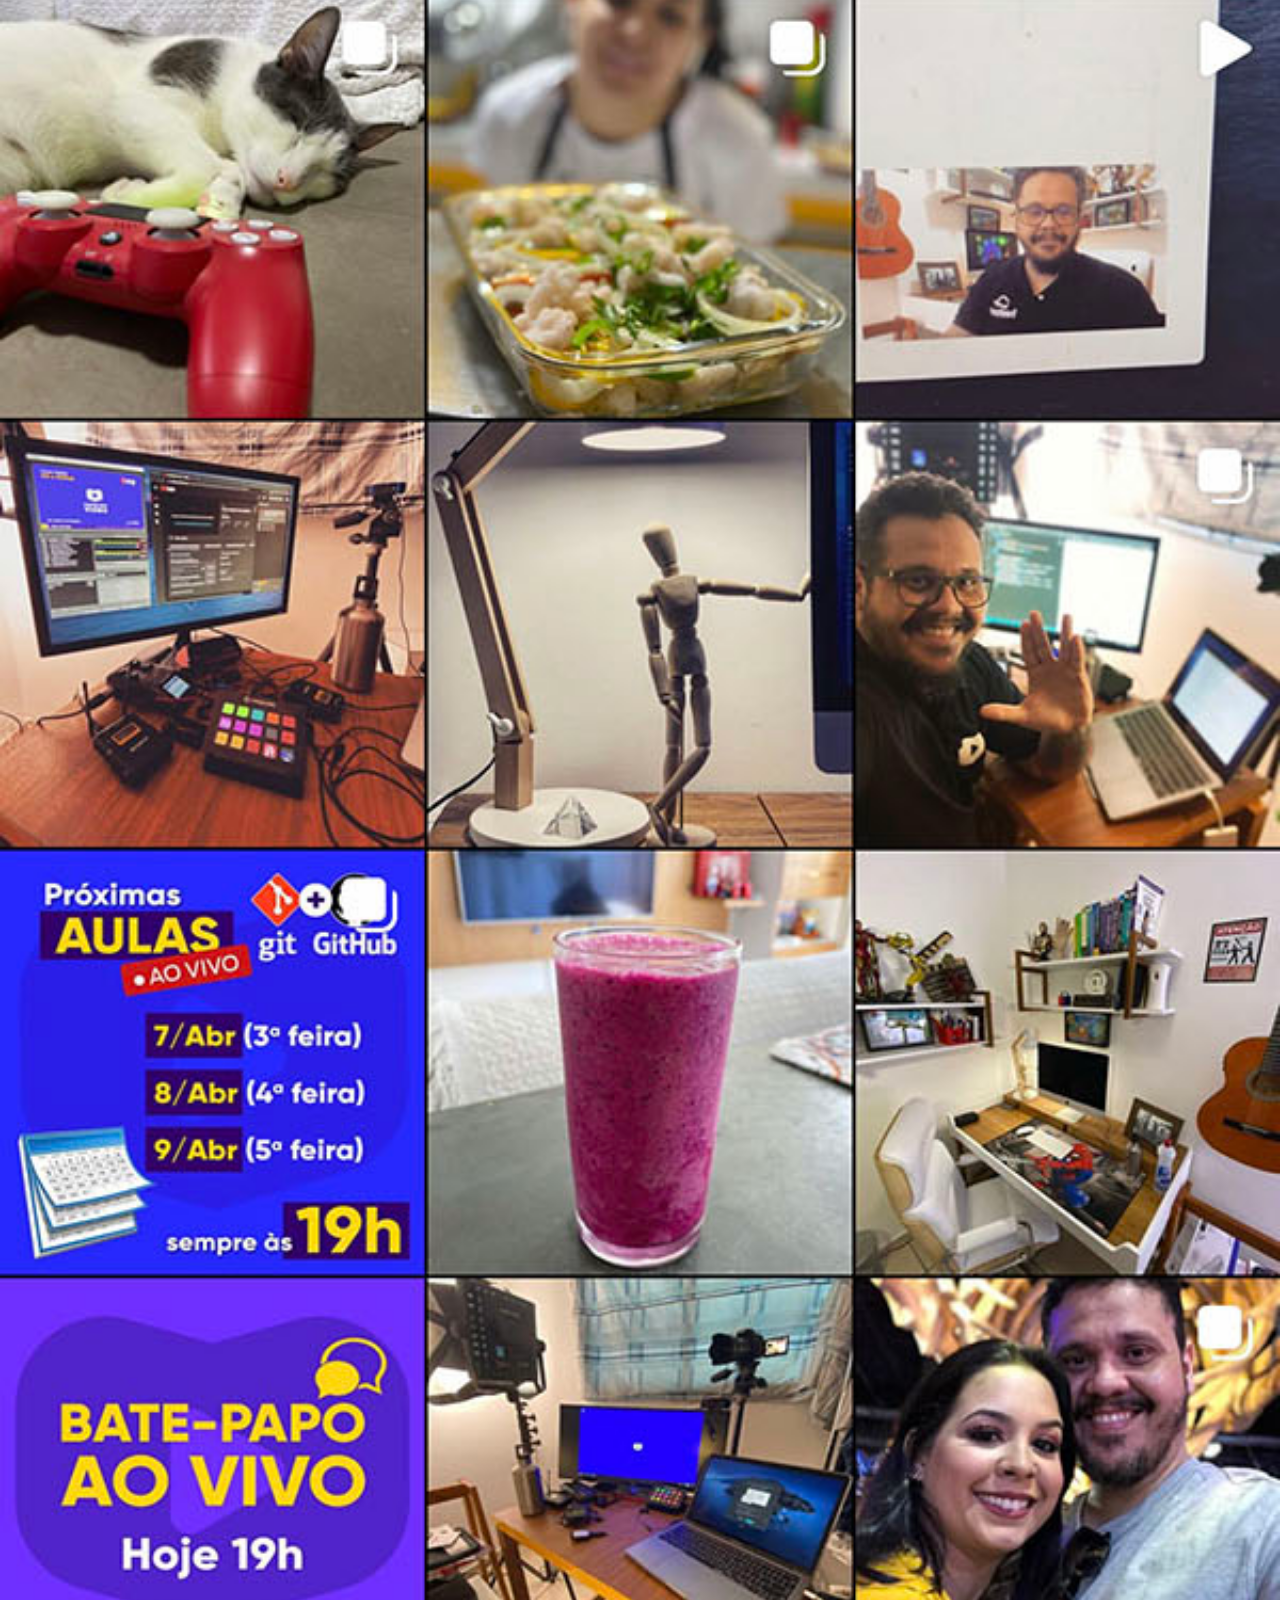
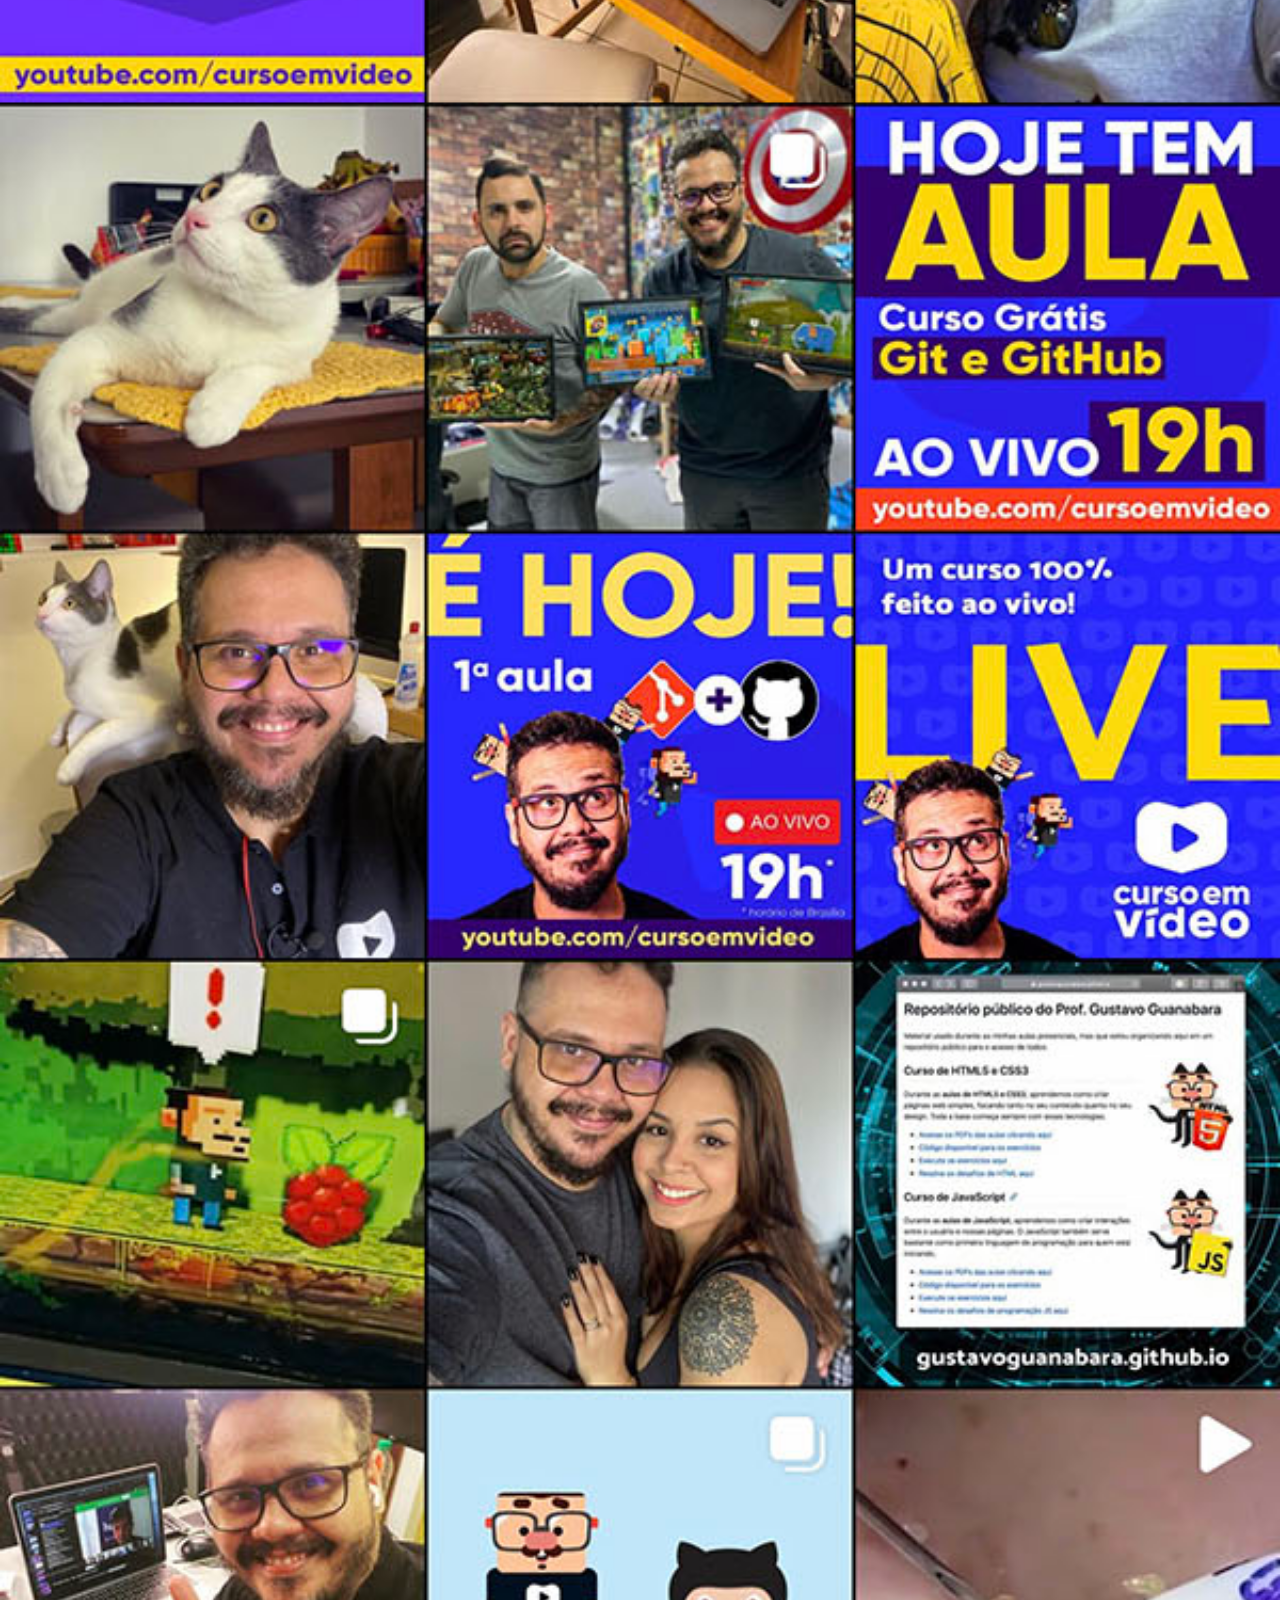
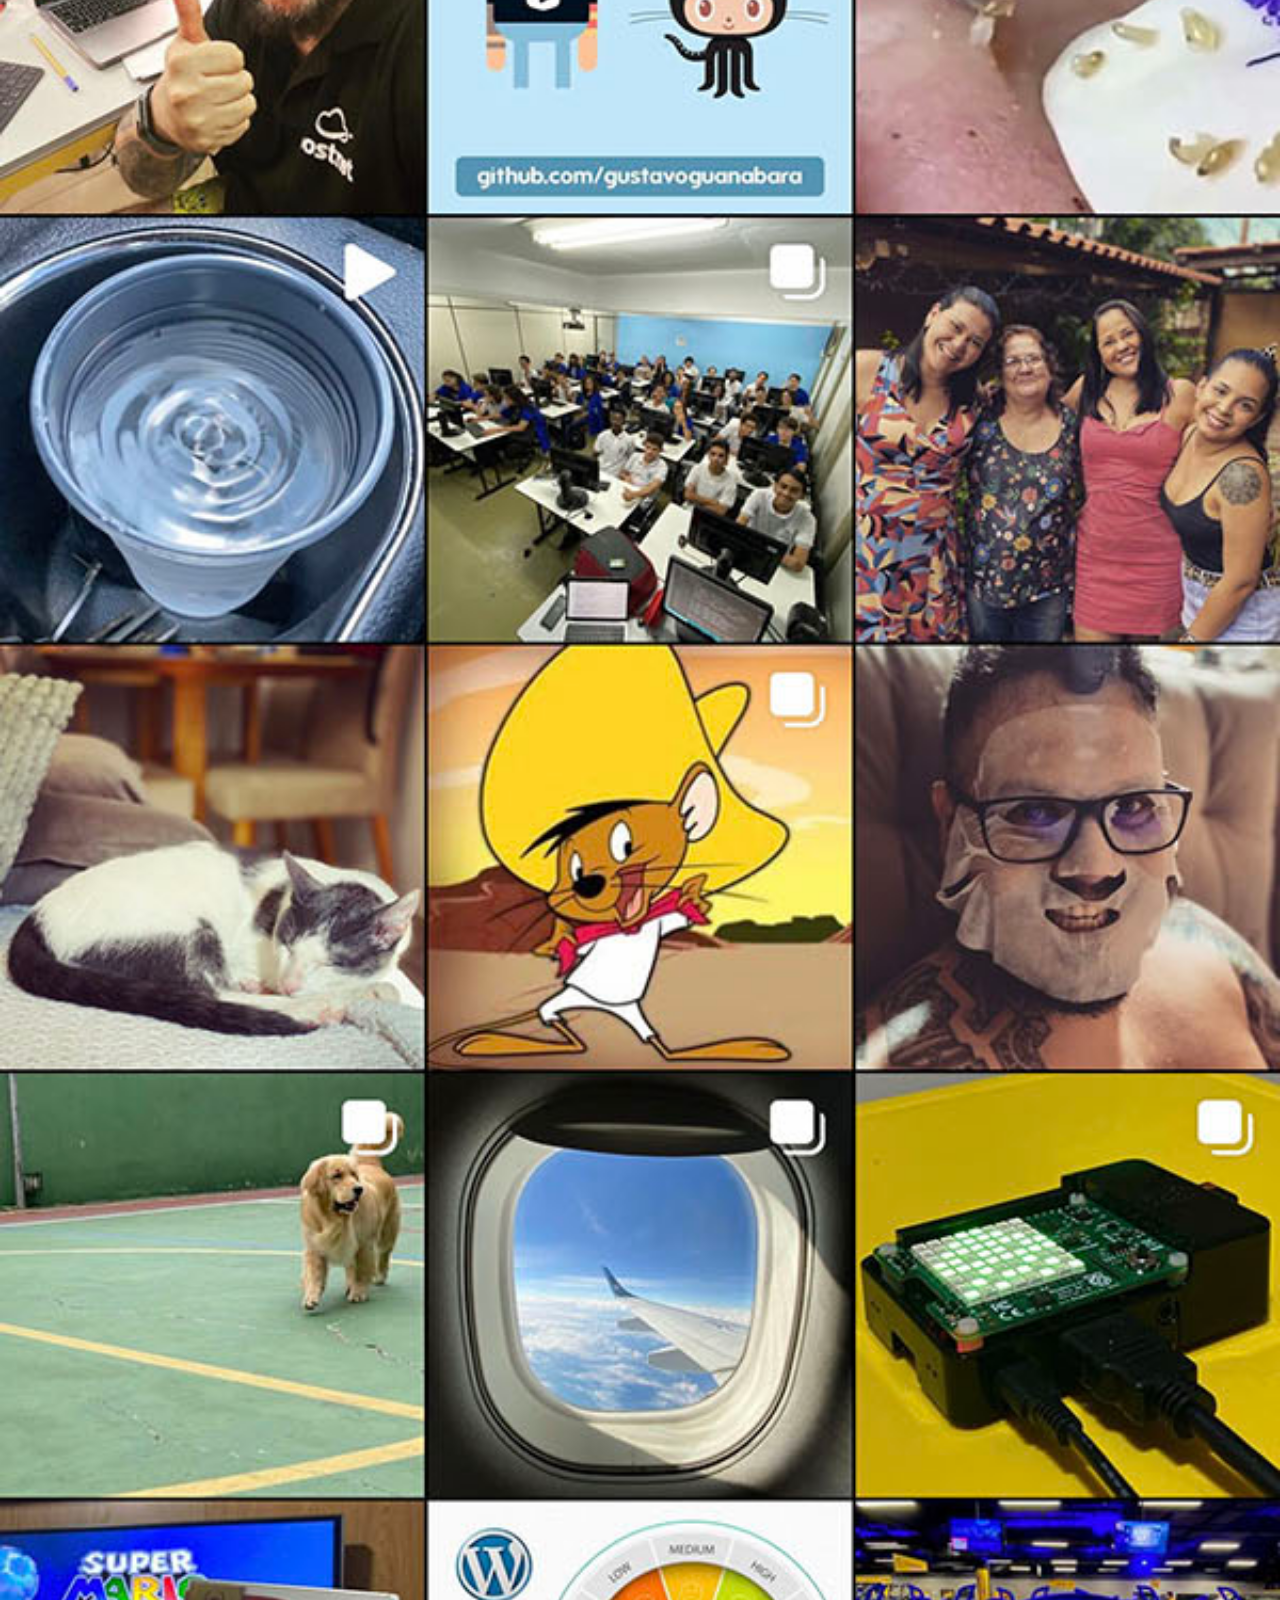
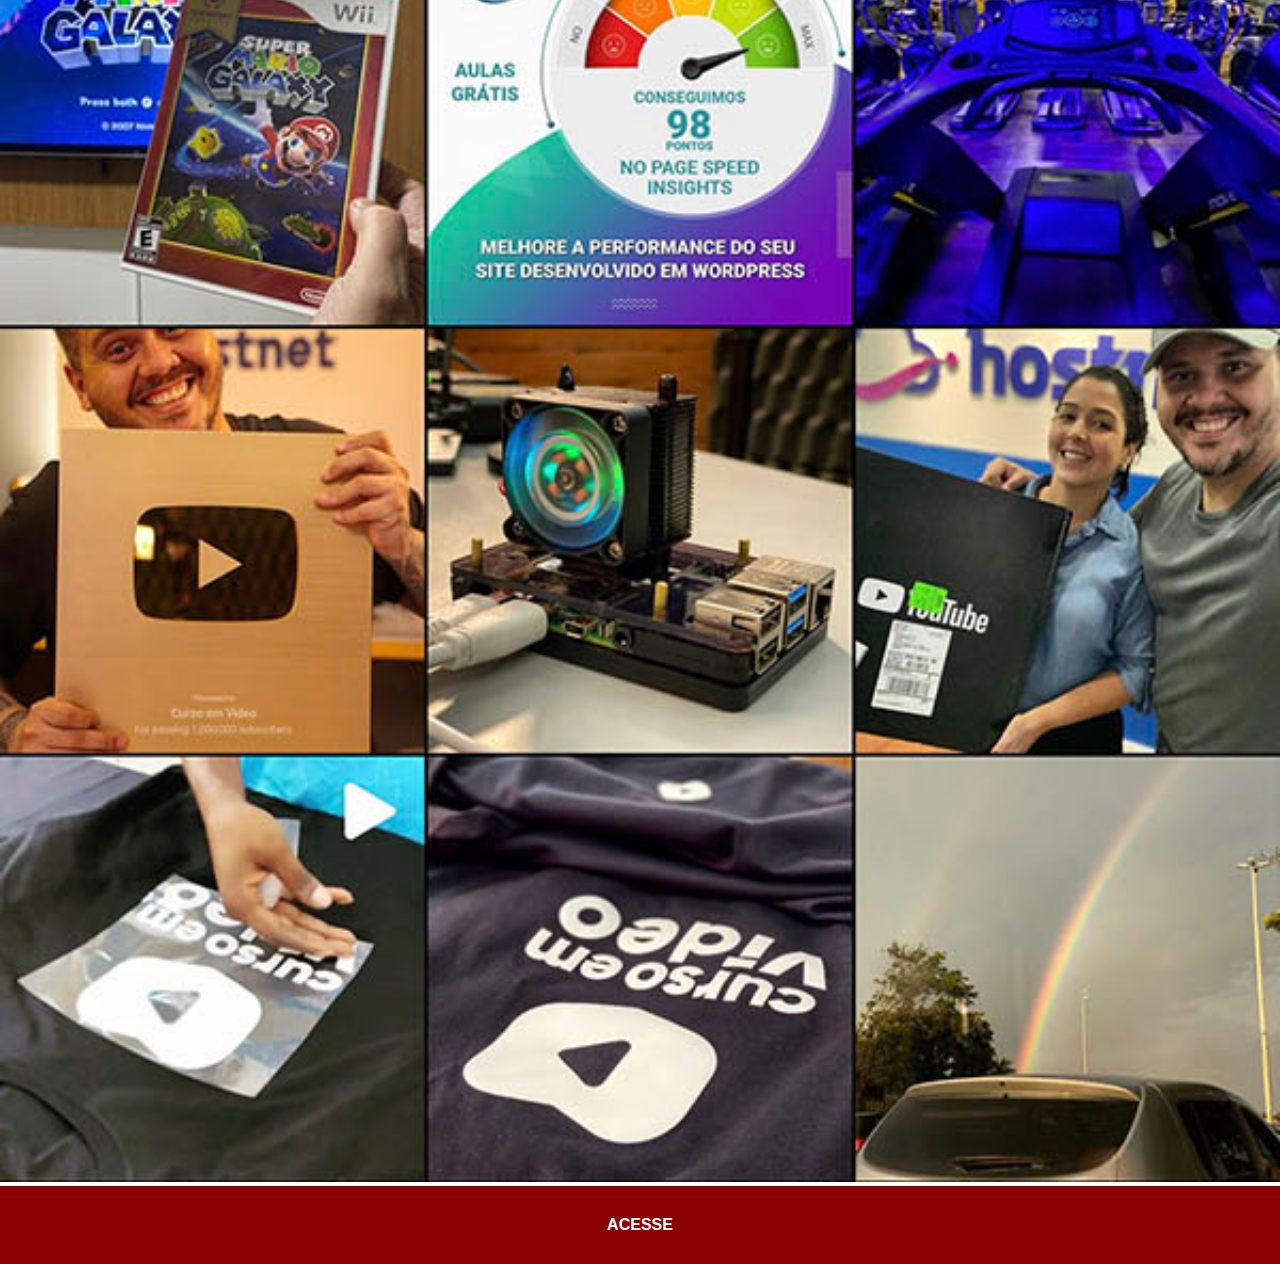
<file: instagram.html>
<!DOCTYPE html>
<html lang="pt-br">
<head>
    <meta charset="UTF-8">
    <meta http-equiv="X-UA-Compatible" content="IE=edge">
    <meta name="viewport" content="width=device-width, initial-scale=1.0">
    <title>Instagram</title>
    <link rel="stylesheet" href="estilos/social.css">

</head>
<body>
    <img src="imagens/tela-instagram.jpg" alt="Instagram">
    <a href="https://www.instagram.com/gustavoguanabara/" target="_blank">ACESSE</a>
    
</body>
</html>
</file>
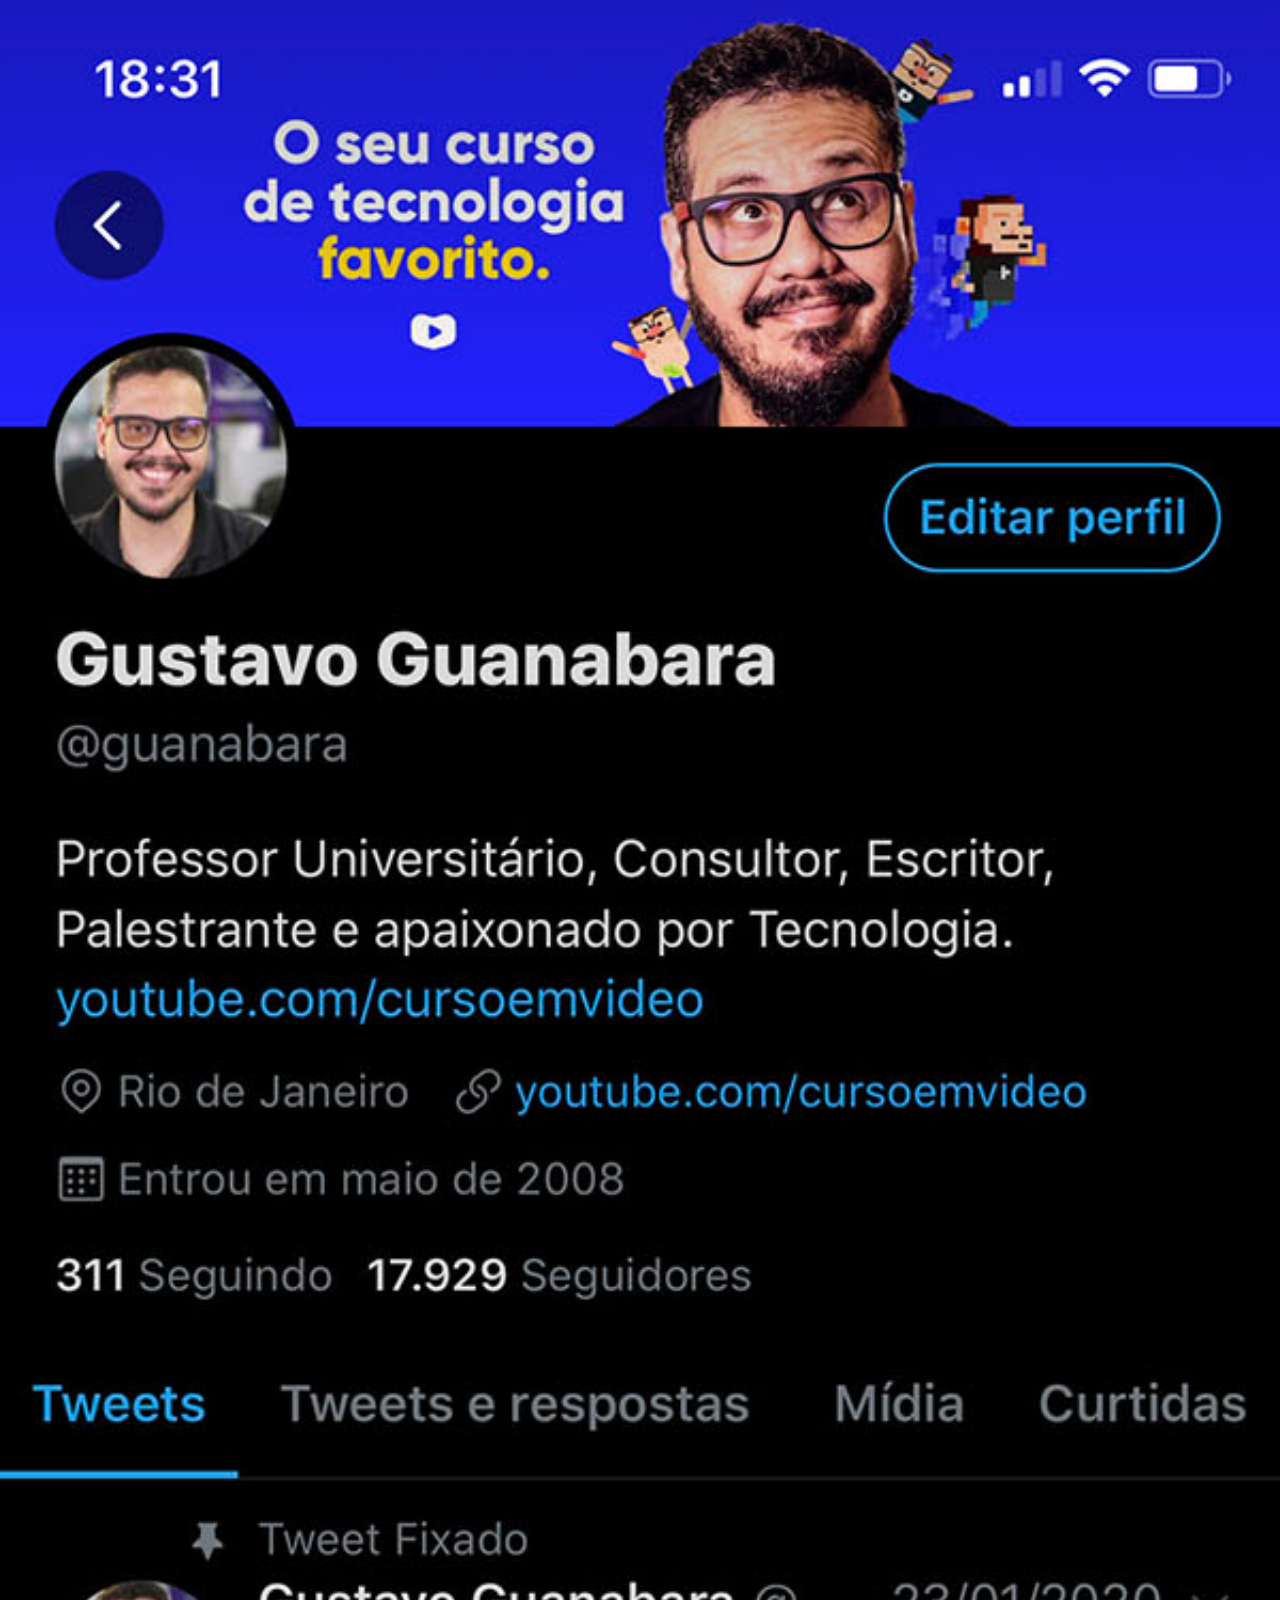
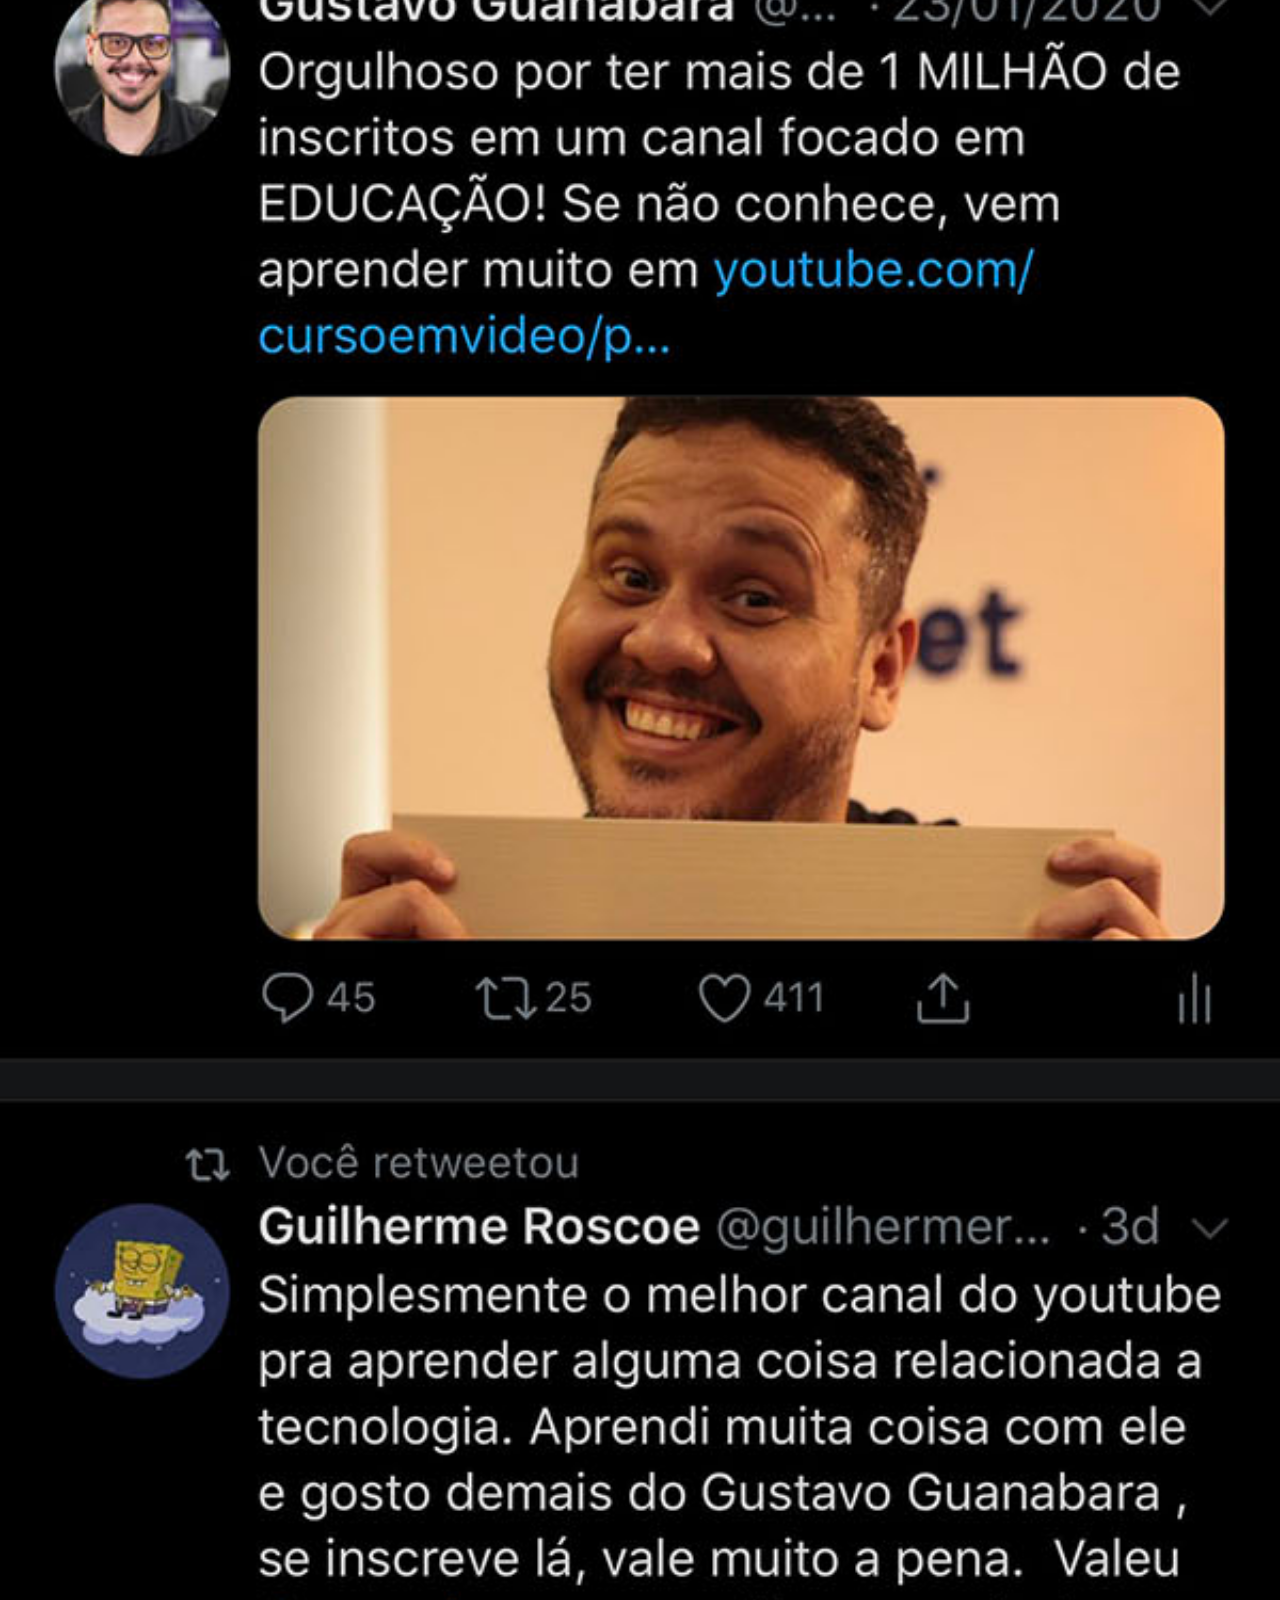
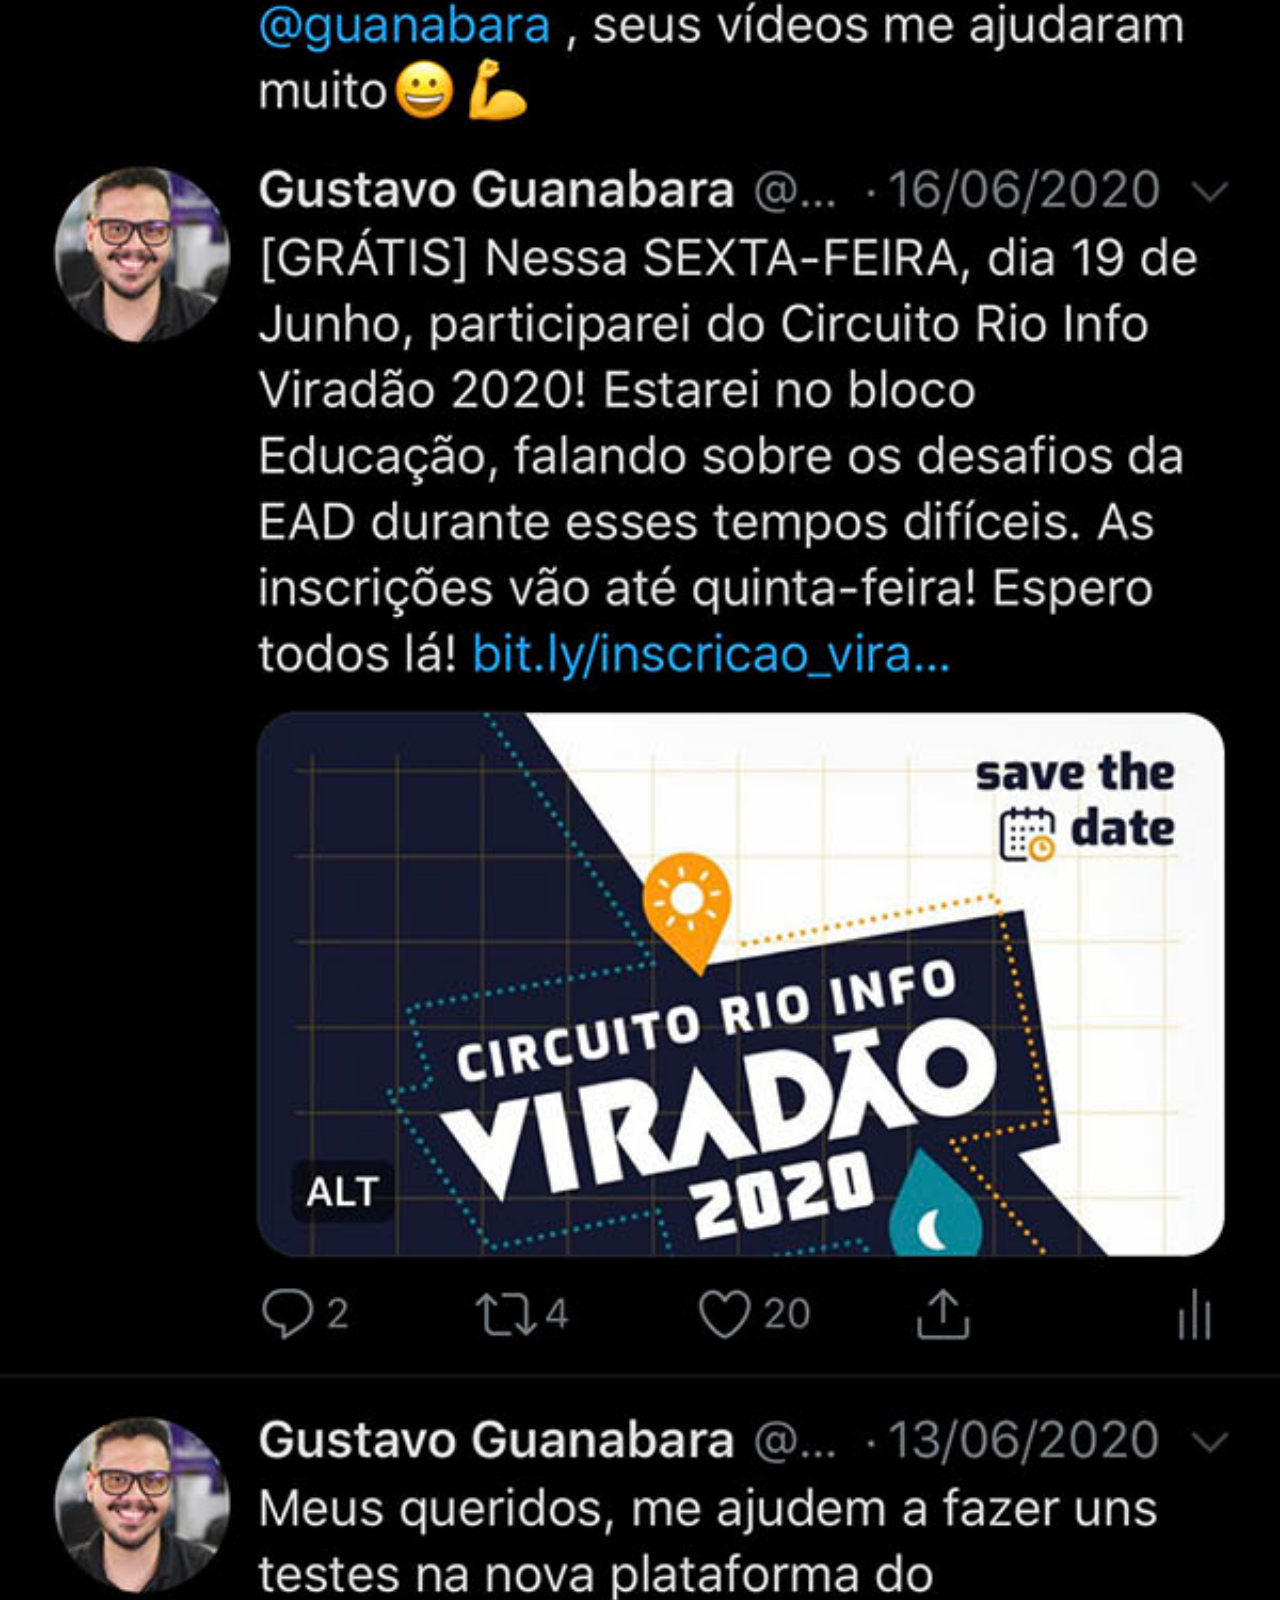
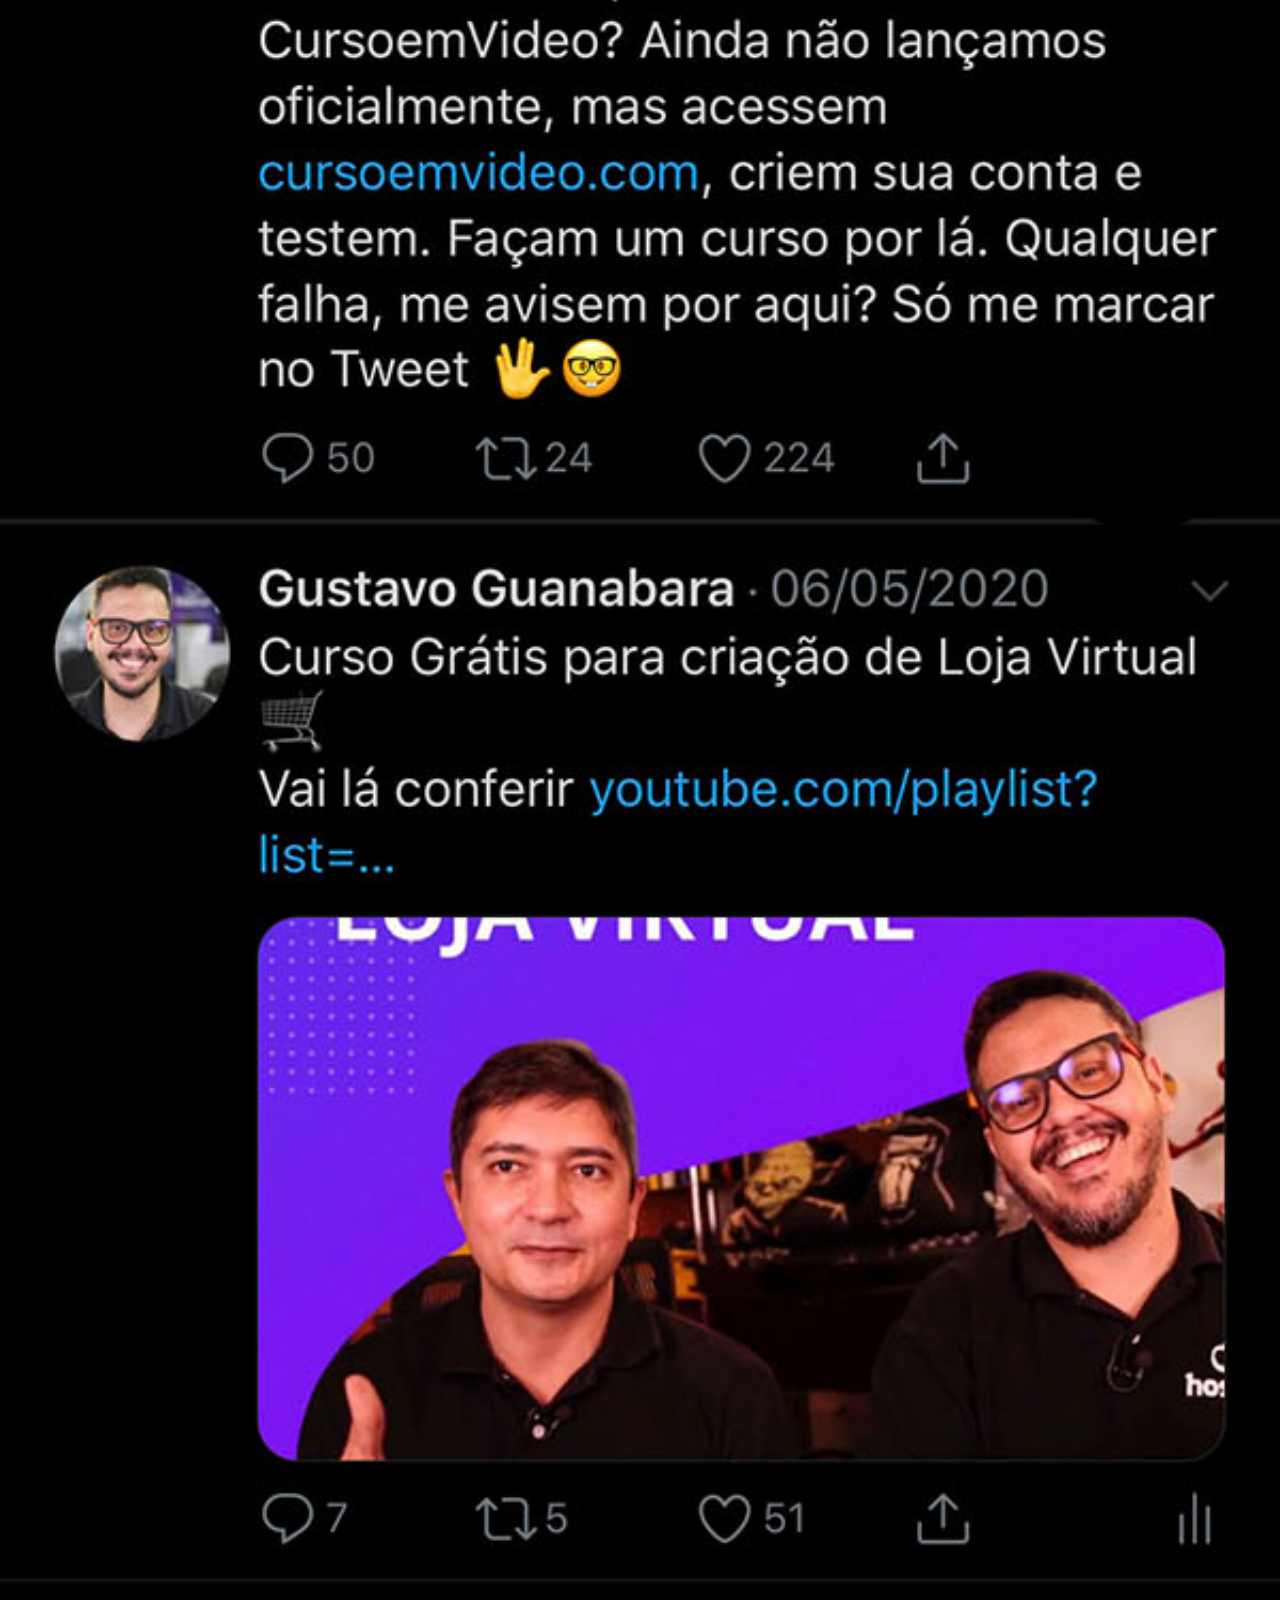
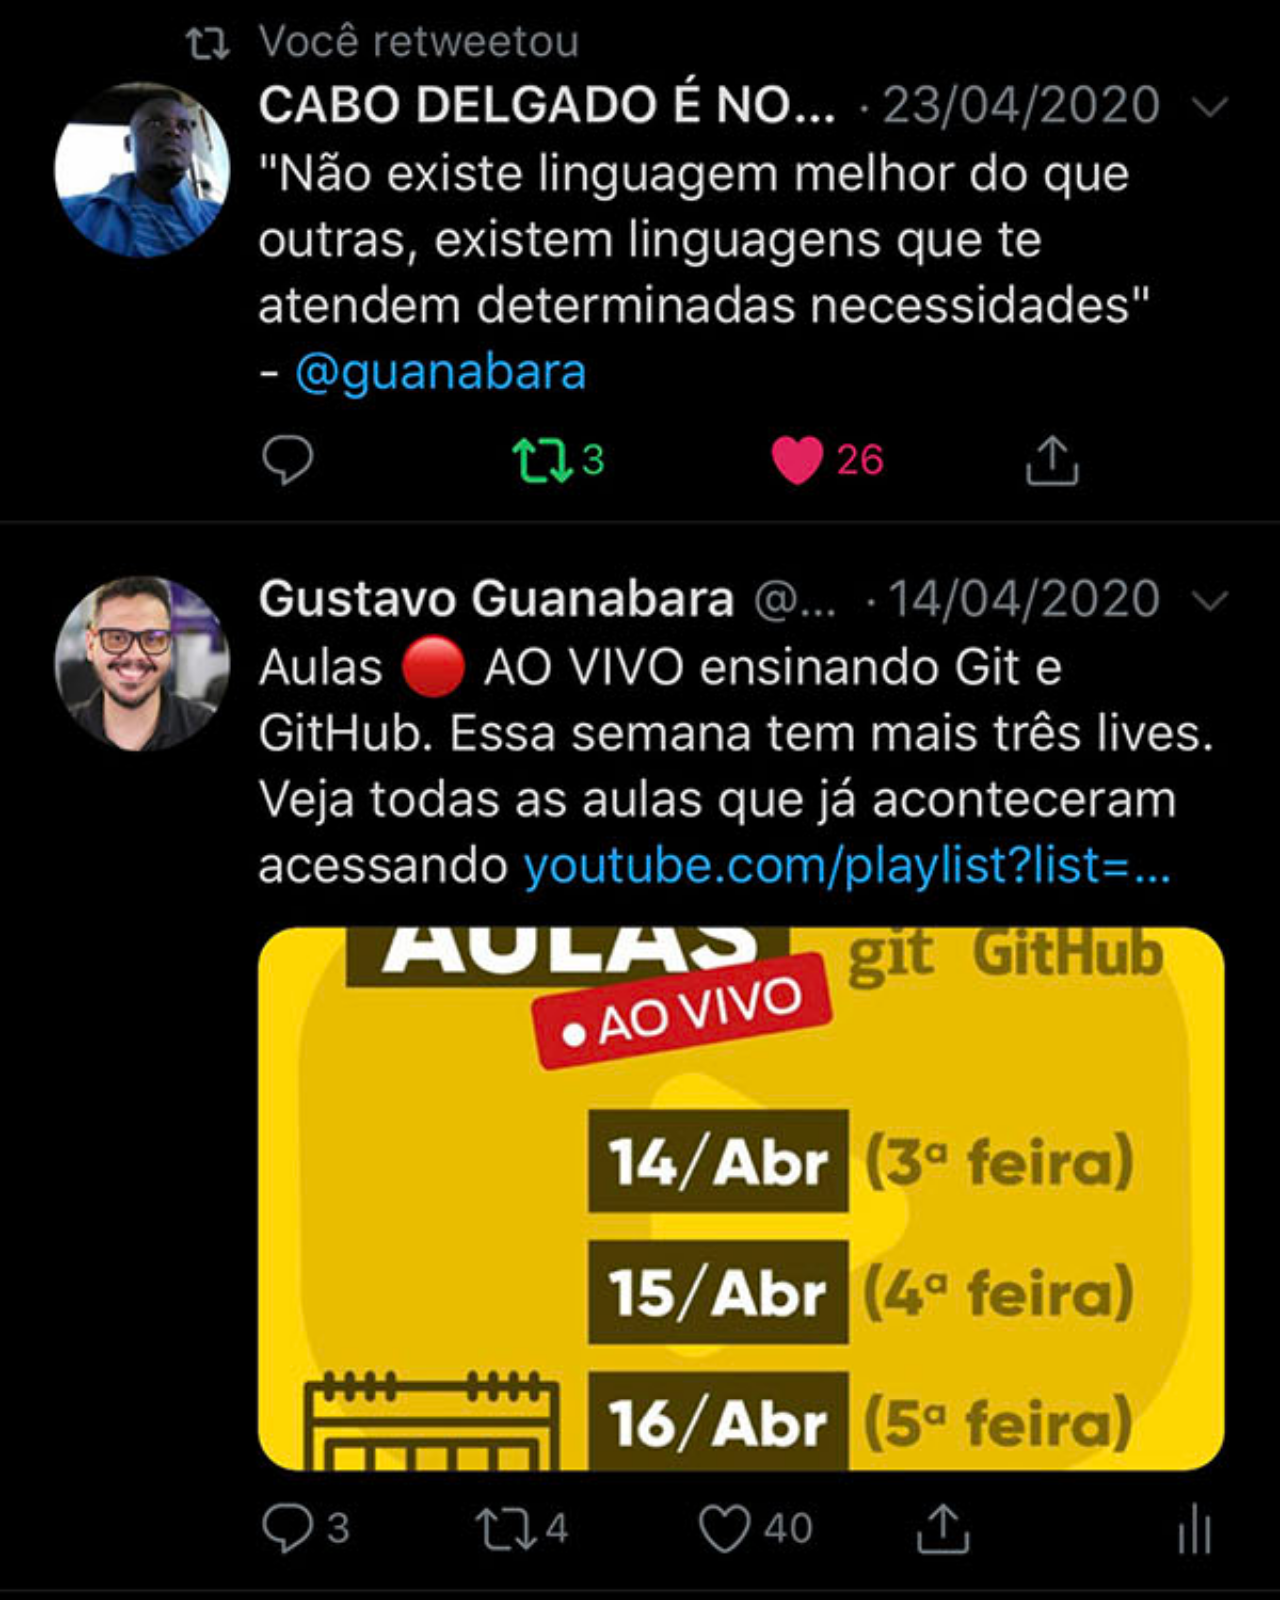
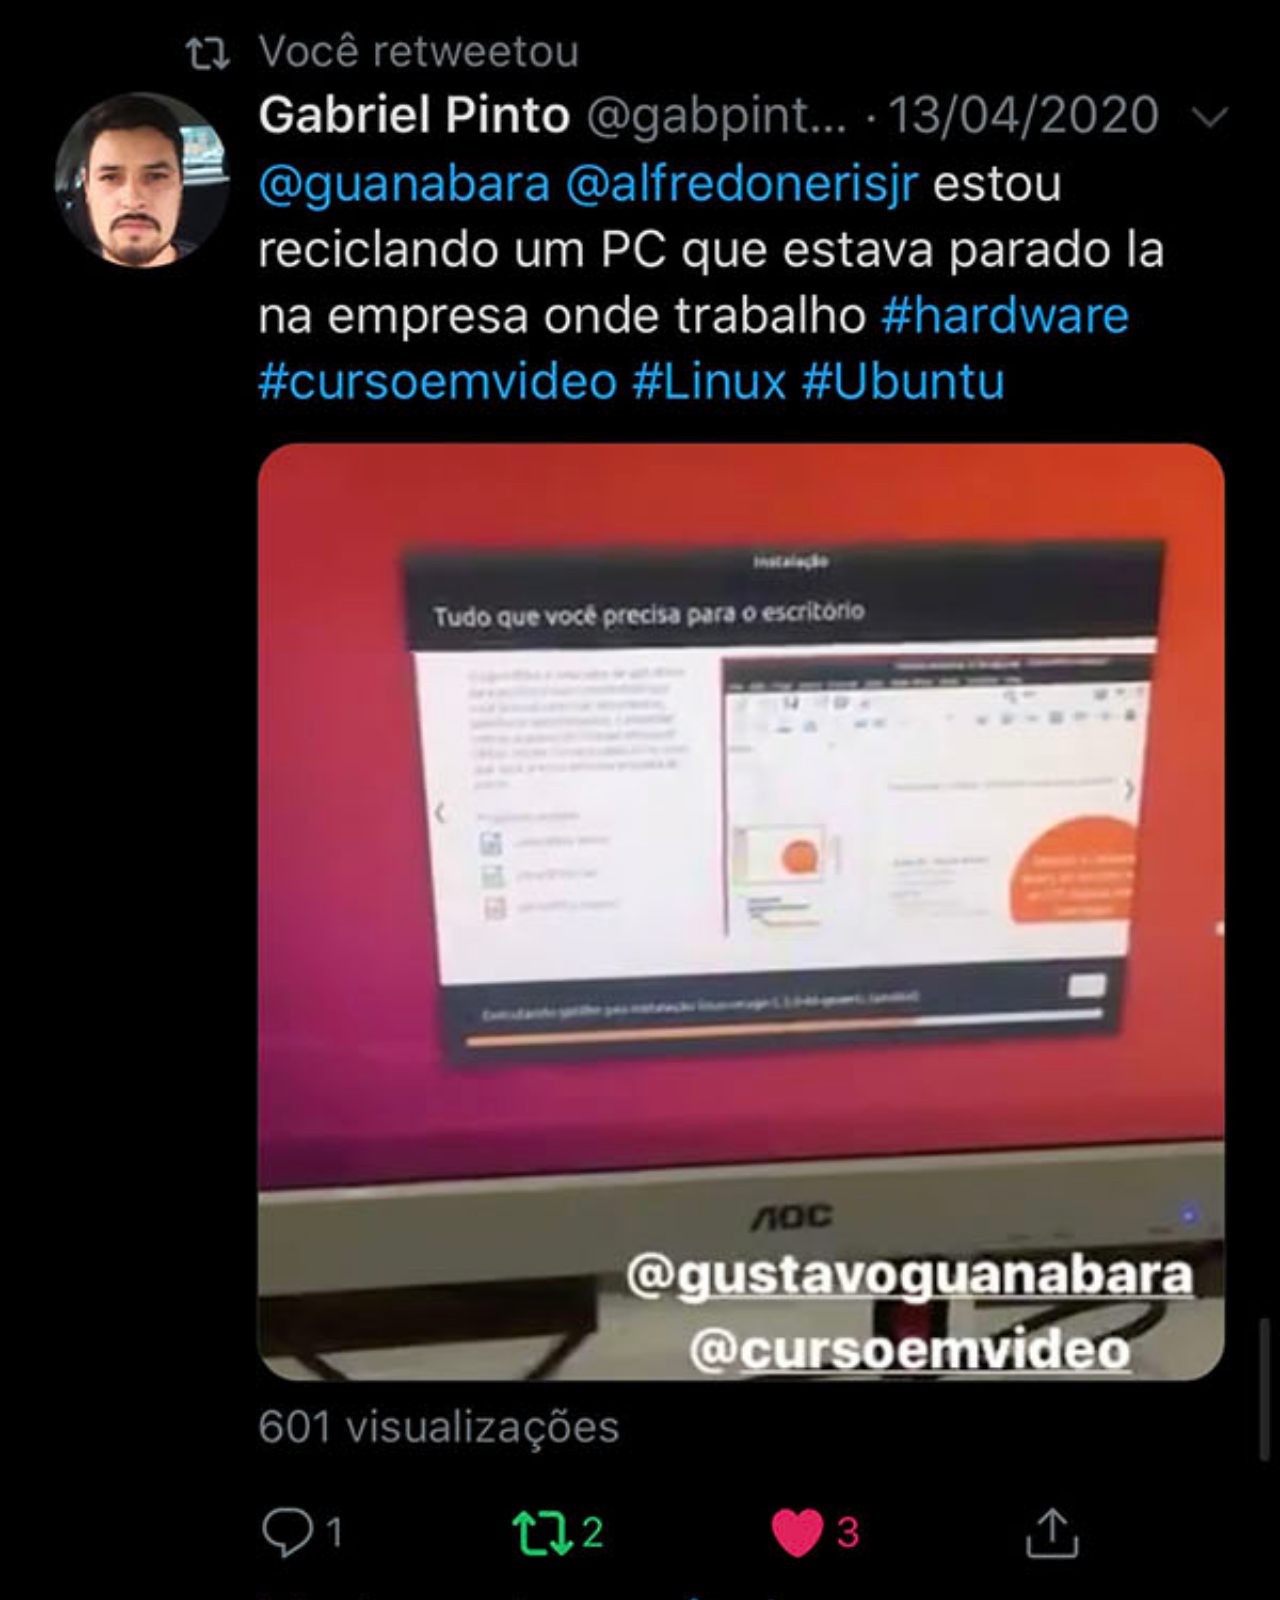
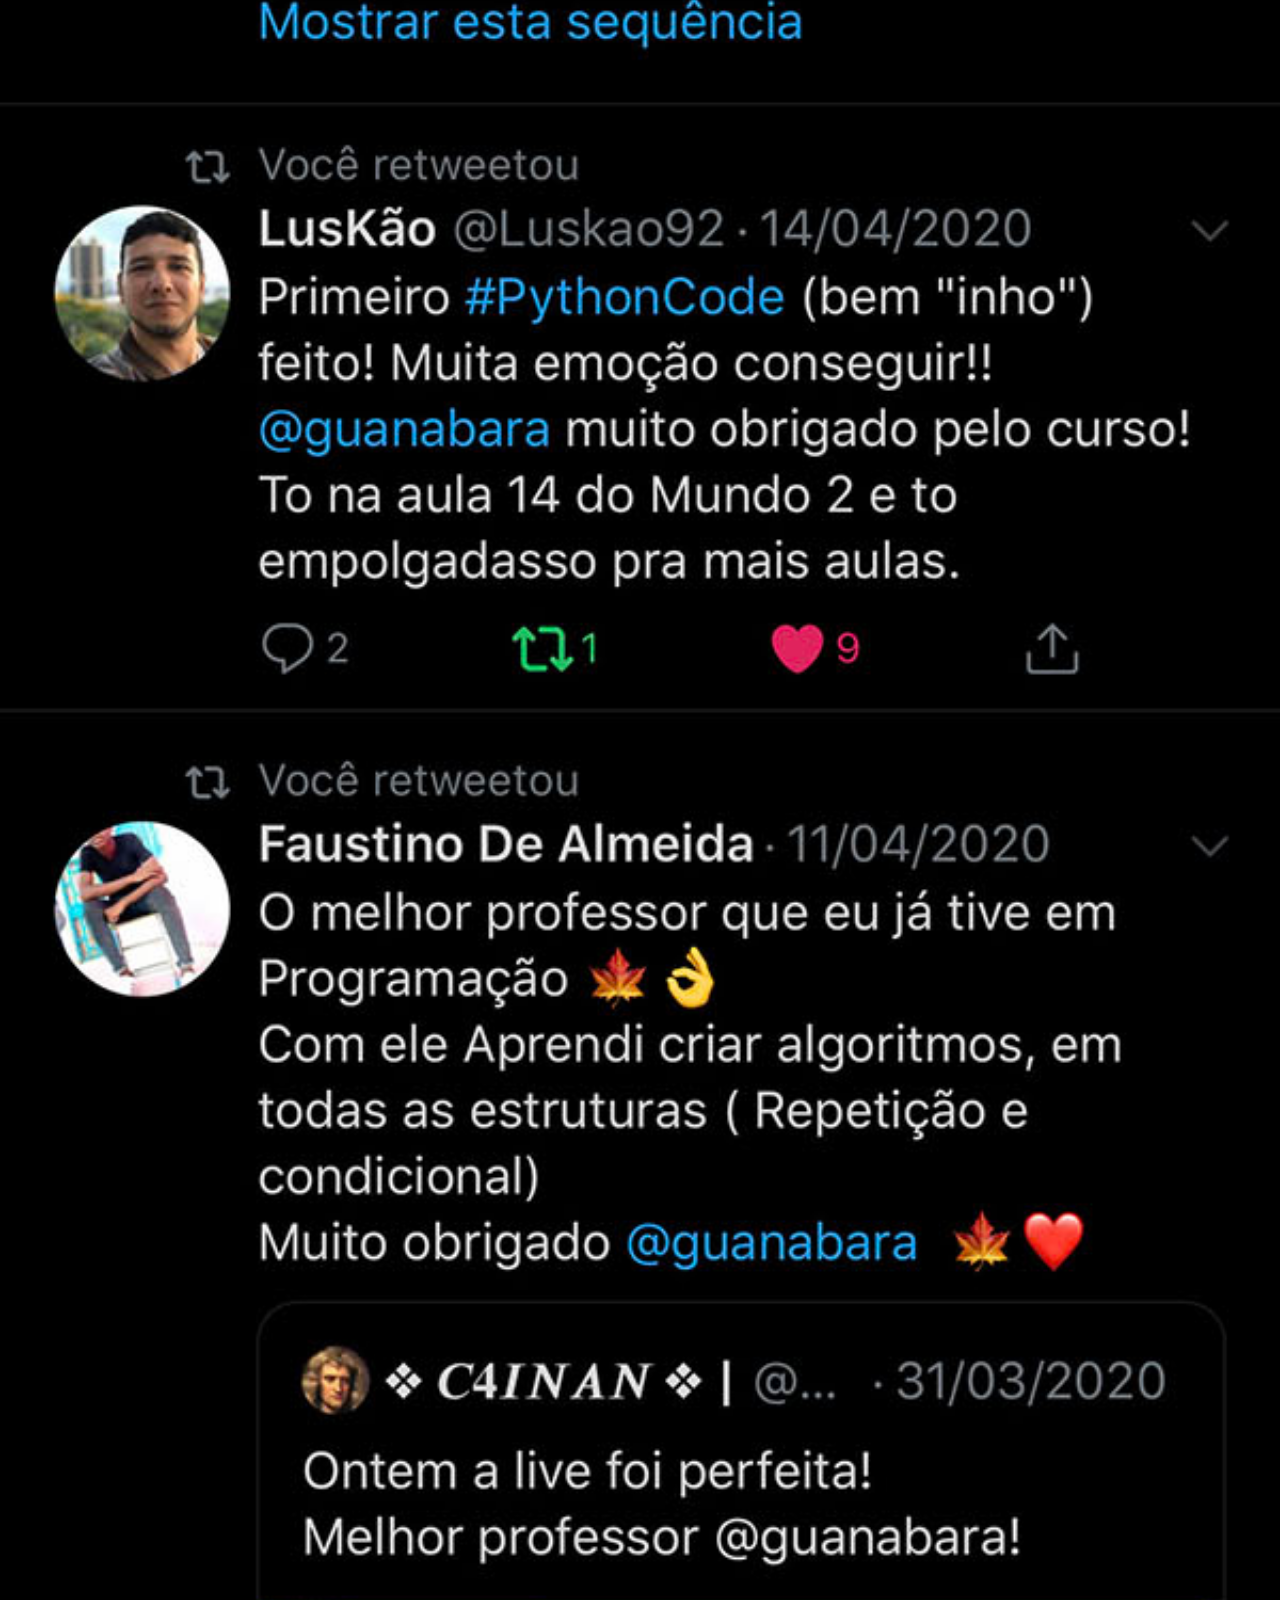
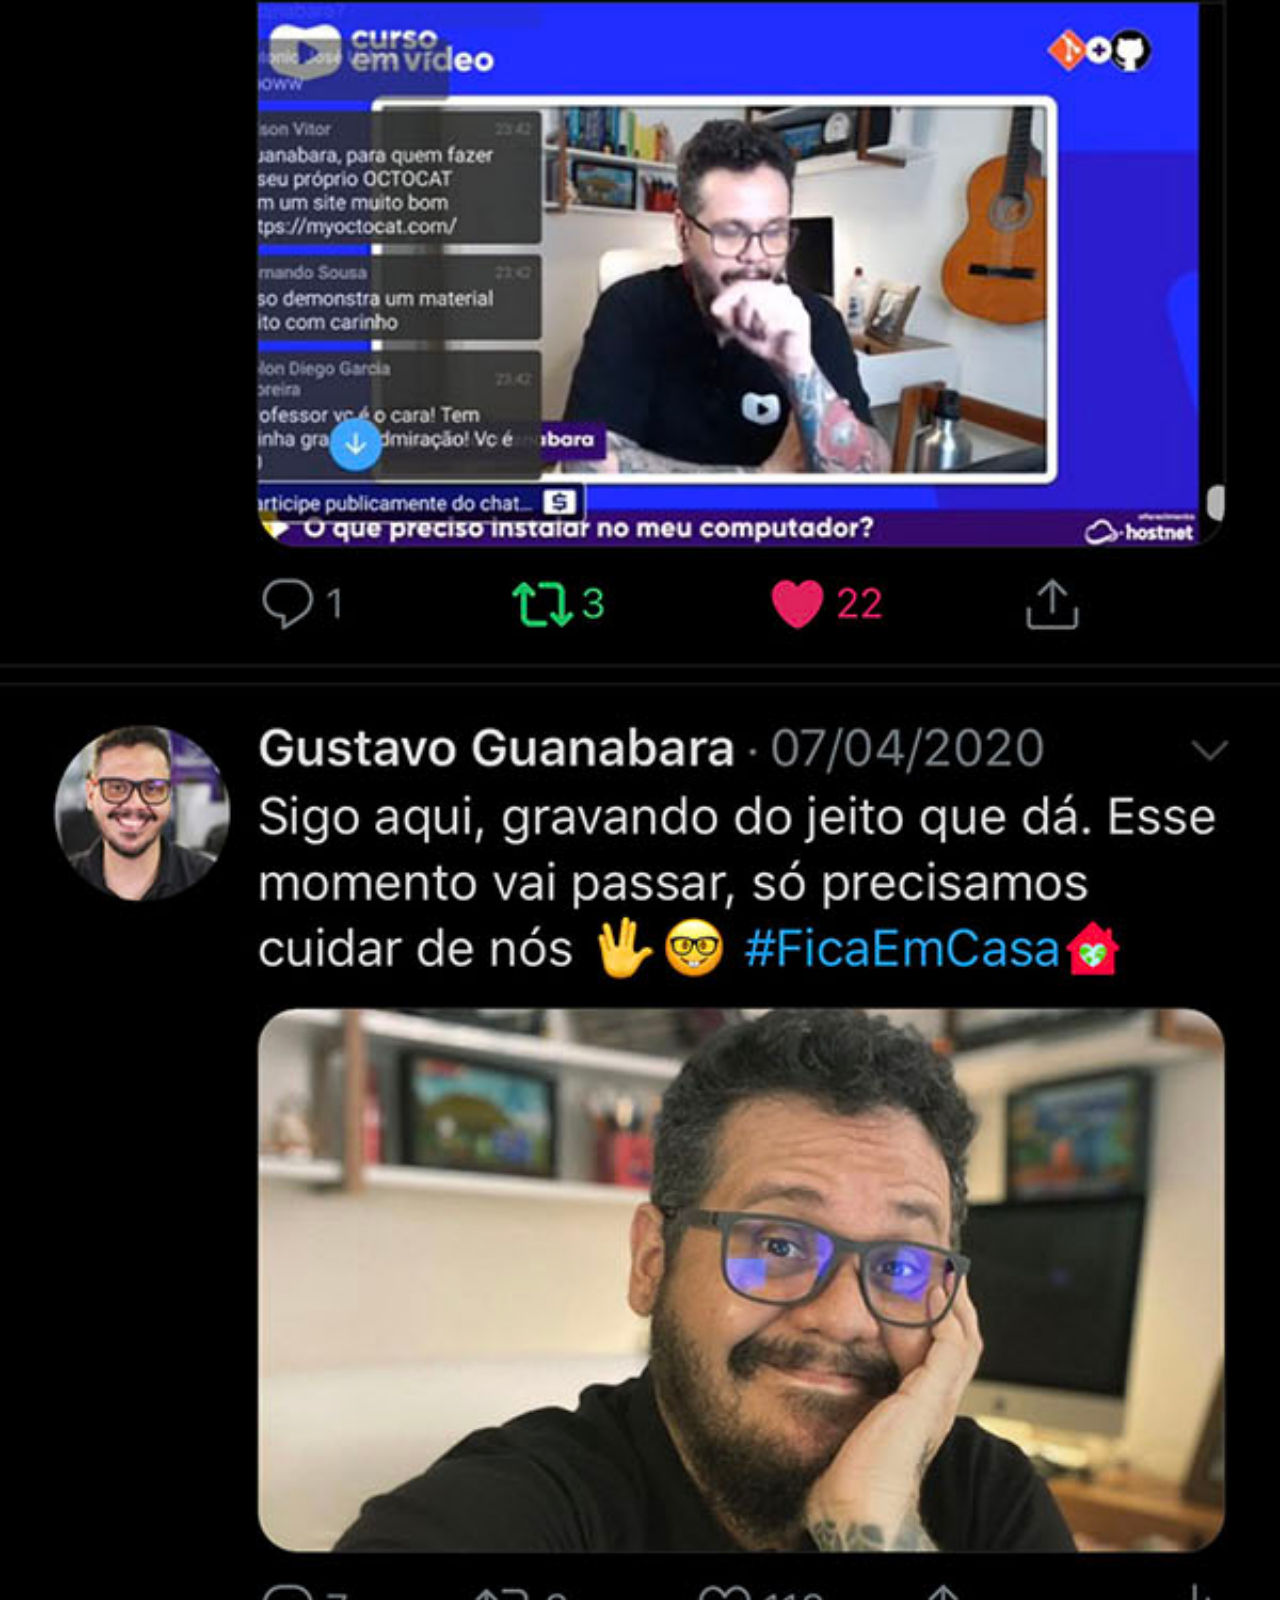
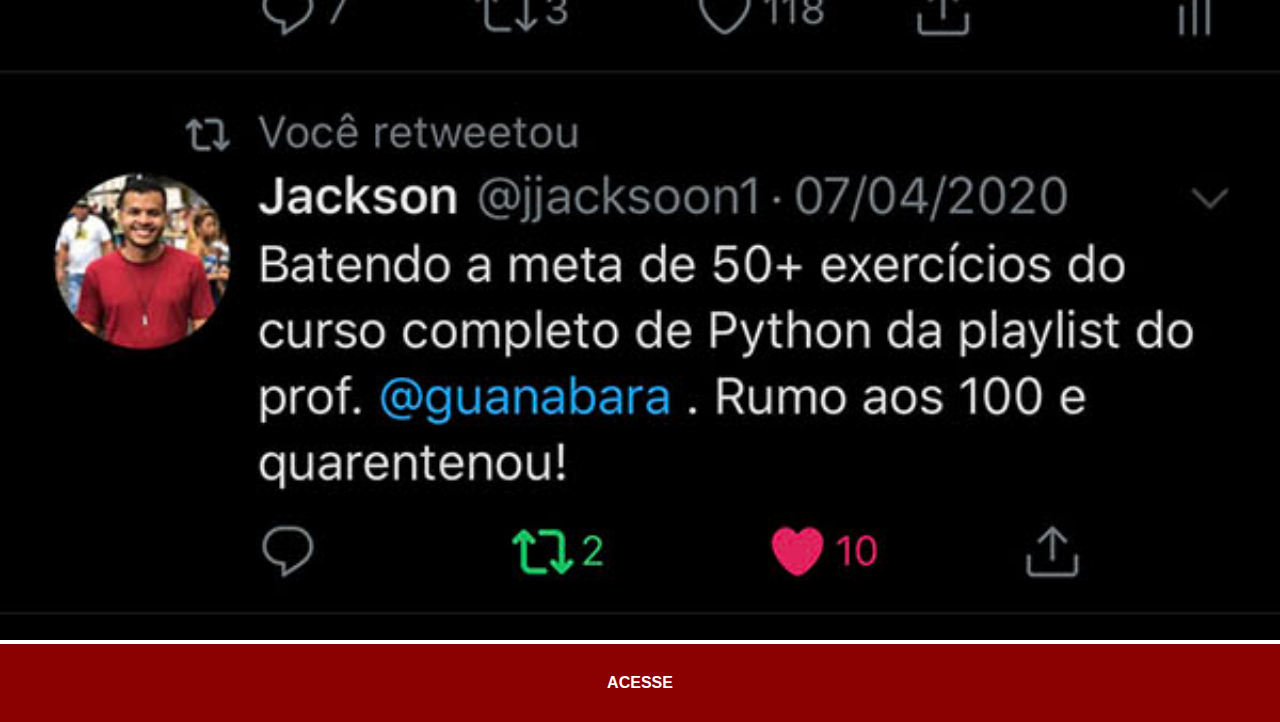
<file: twitter.html>
<!DOCTYPE html>
<html lang="en">
<head>
    <meta charset="UTF-8">
    <meta http-equiv="X-UA-Compatible" content="IE=edge">
    <meta name="viewport" content="width=device-width, initial-scale=1.0">
    <title>Twitter</title>
    <link rel="stylesheet" href="estilos/social.css">
</head>
<body>
    <img src="imagens/tela-twitter.jpg" alt="Twitter">
    <a href="https://twitter.com/guanabara" target="_blank">ACESSE</a>
    
</body>
</html>
</file>
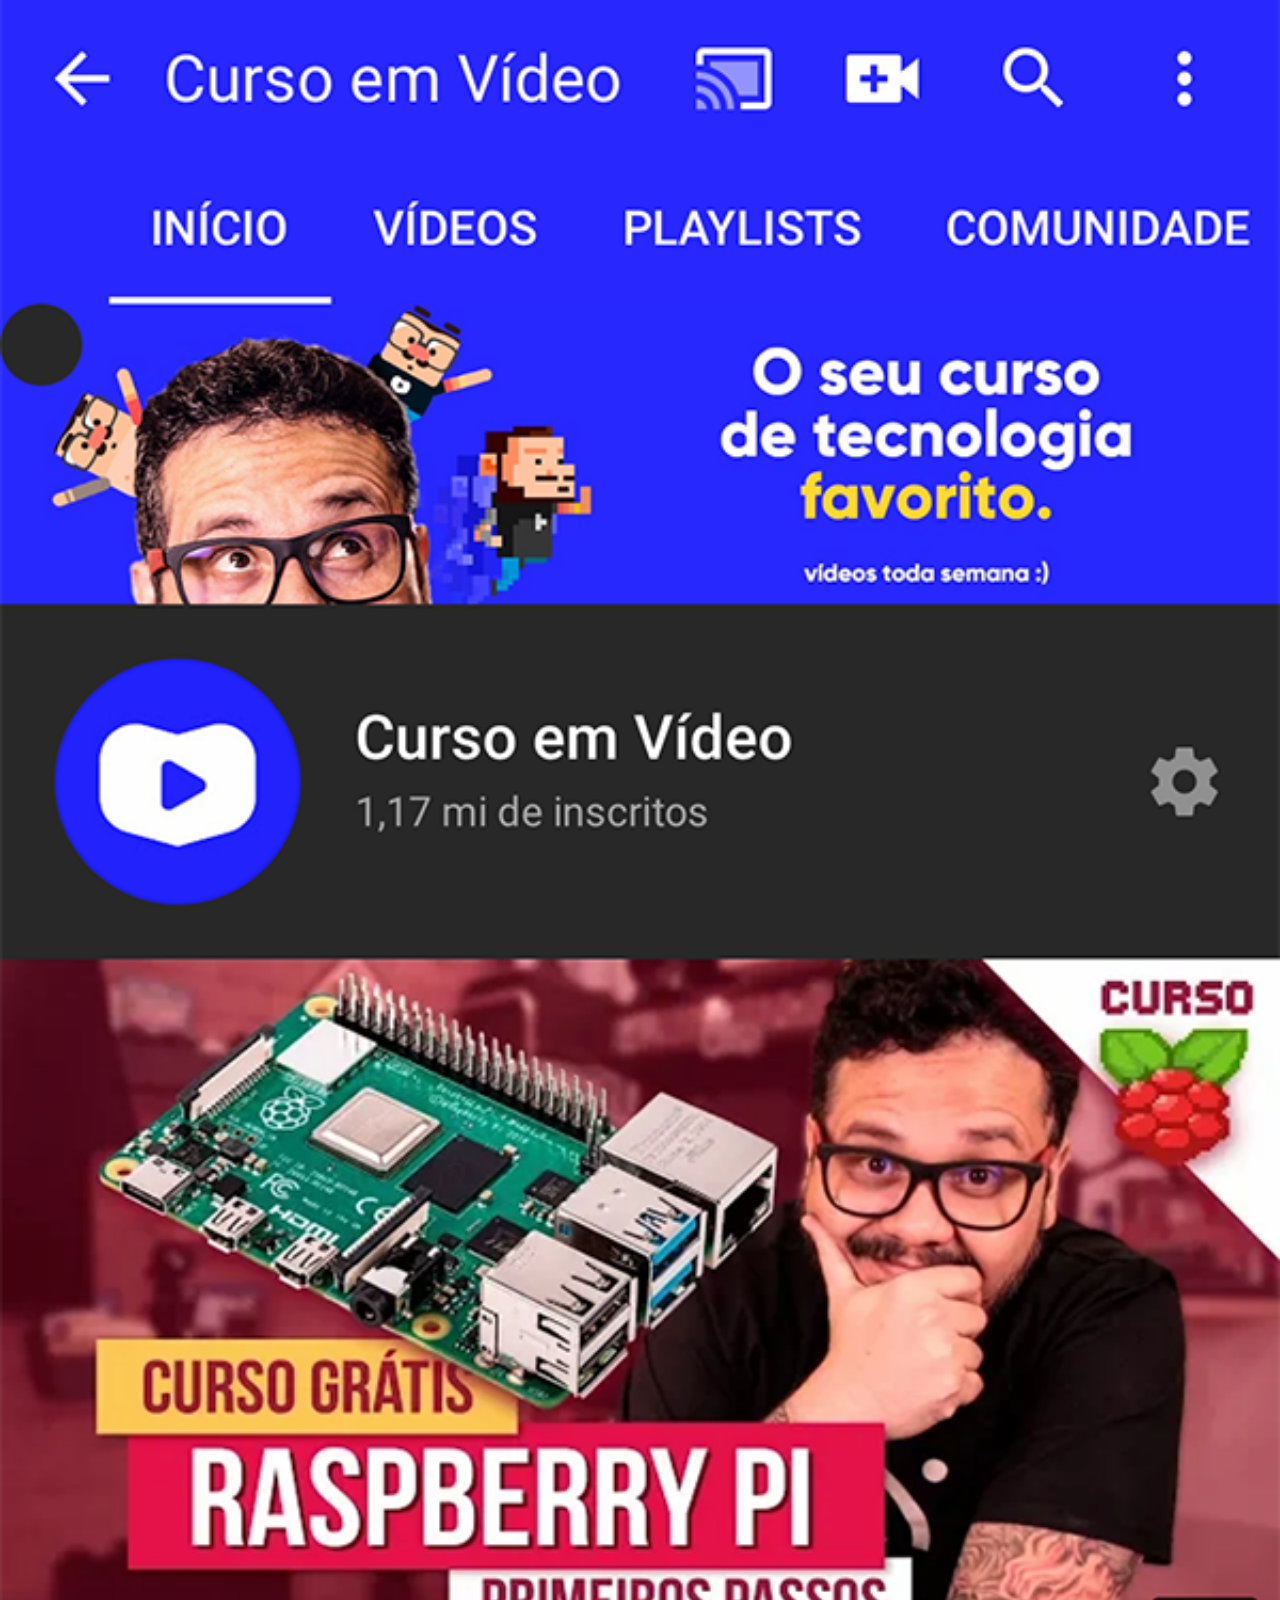
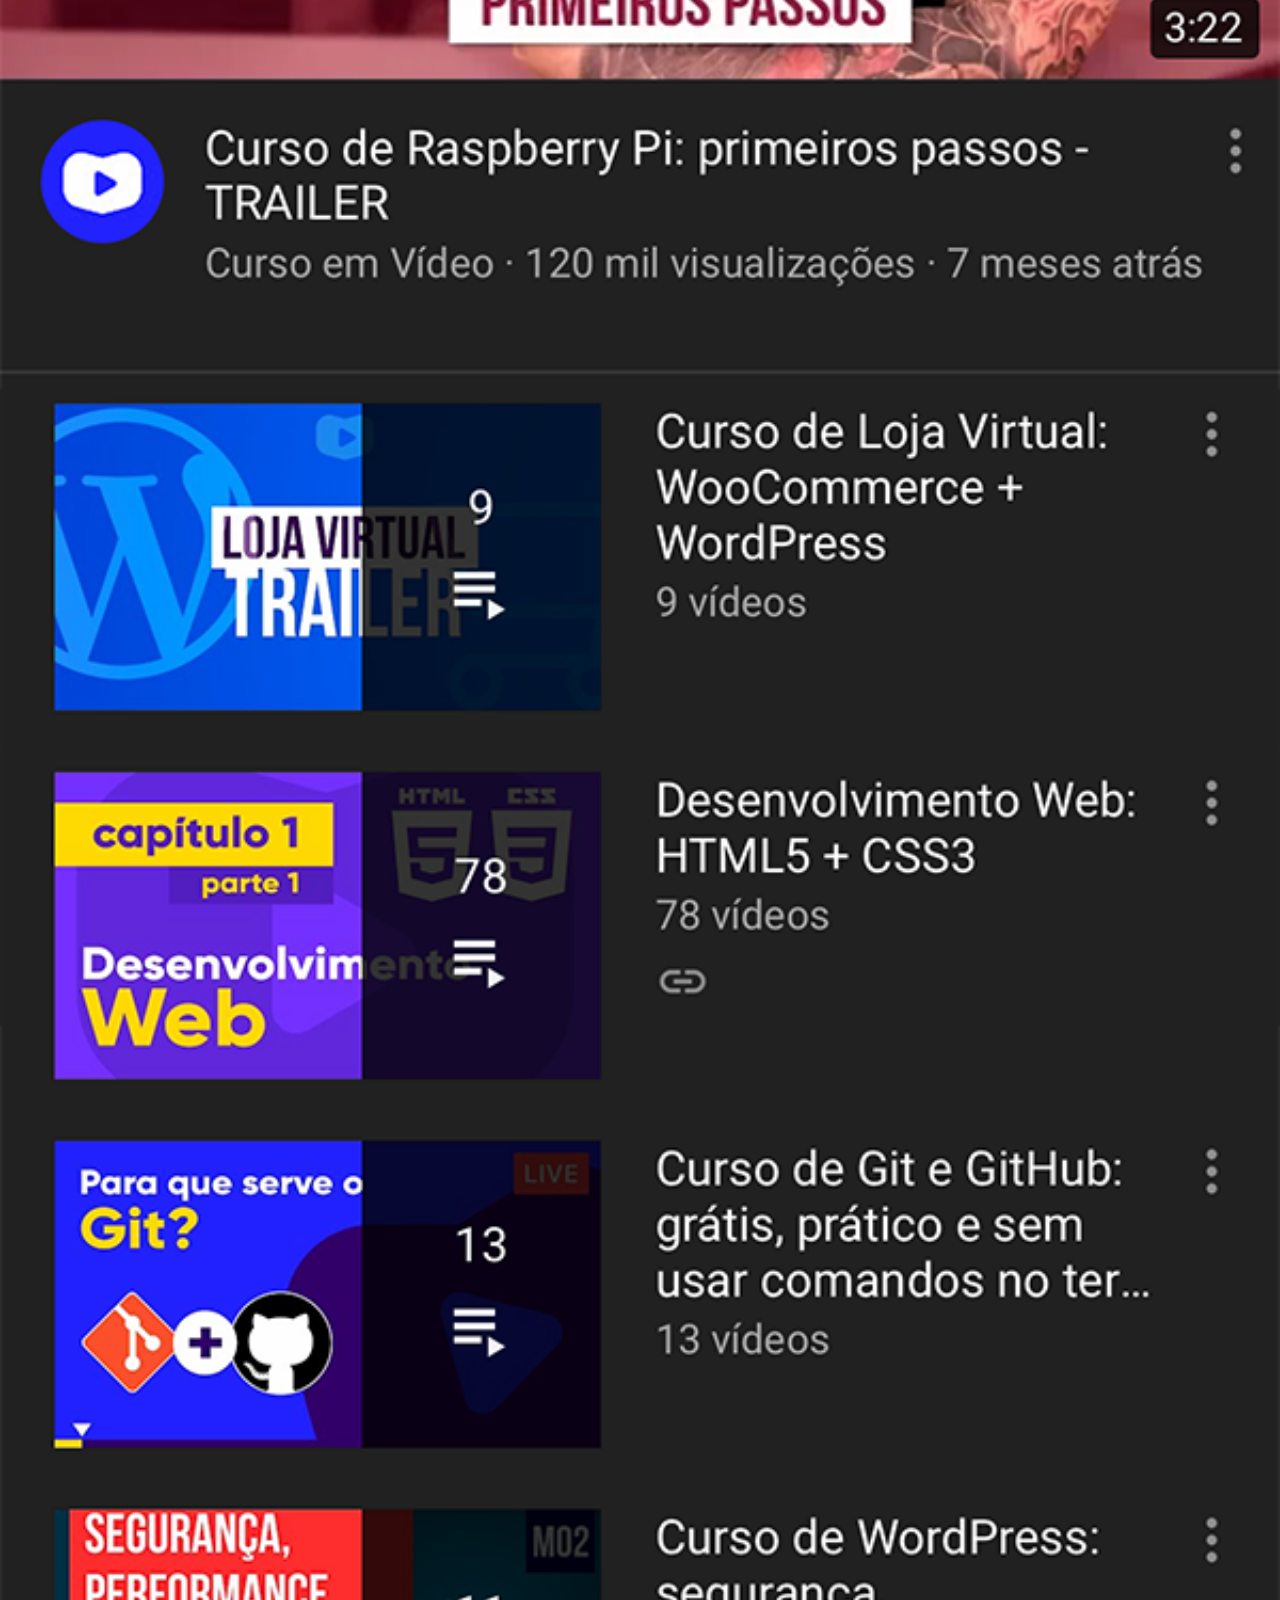
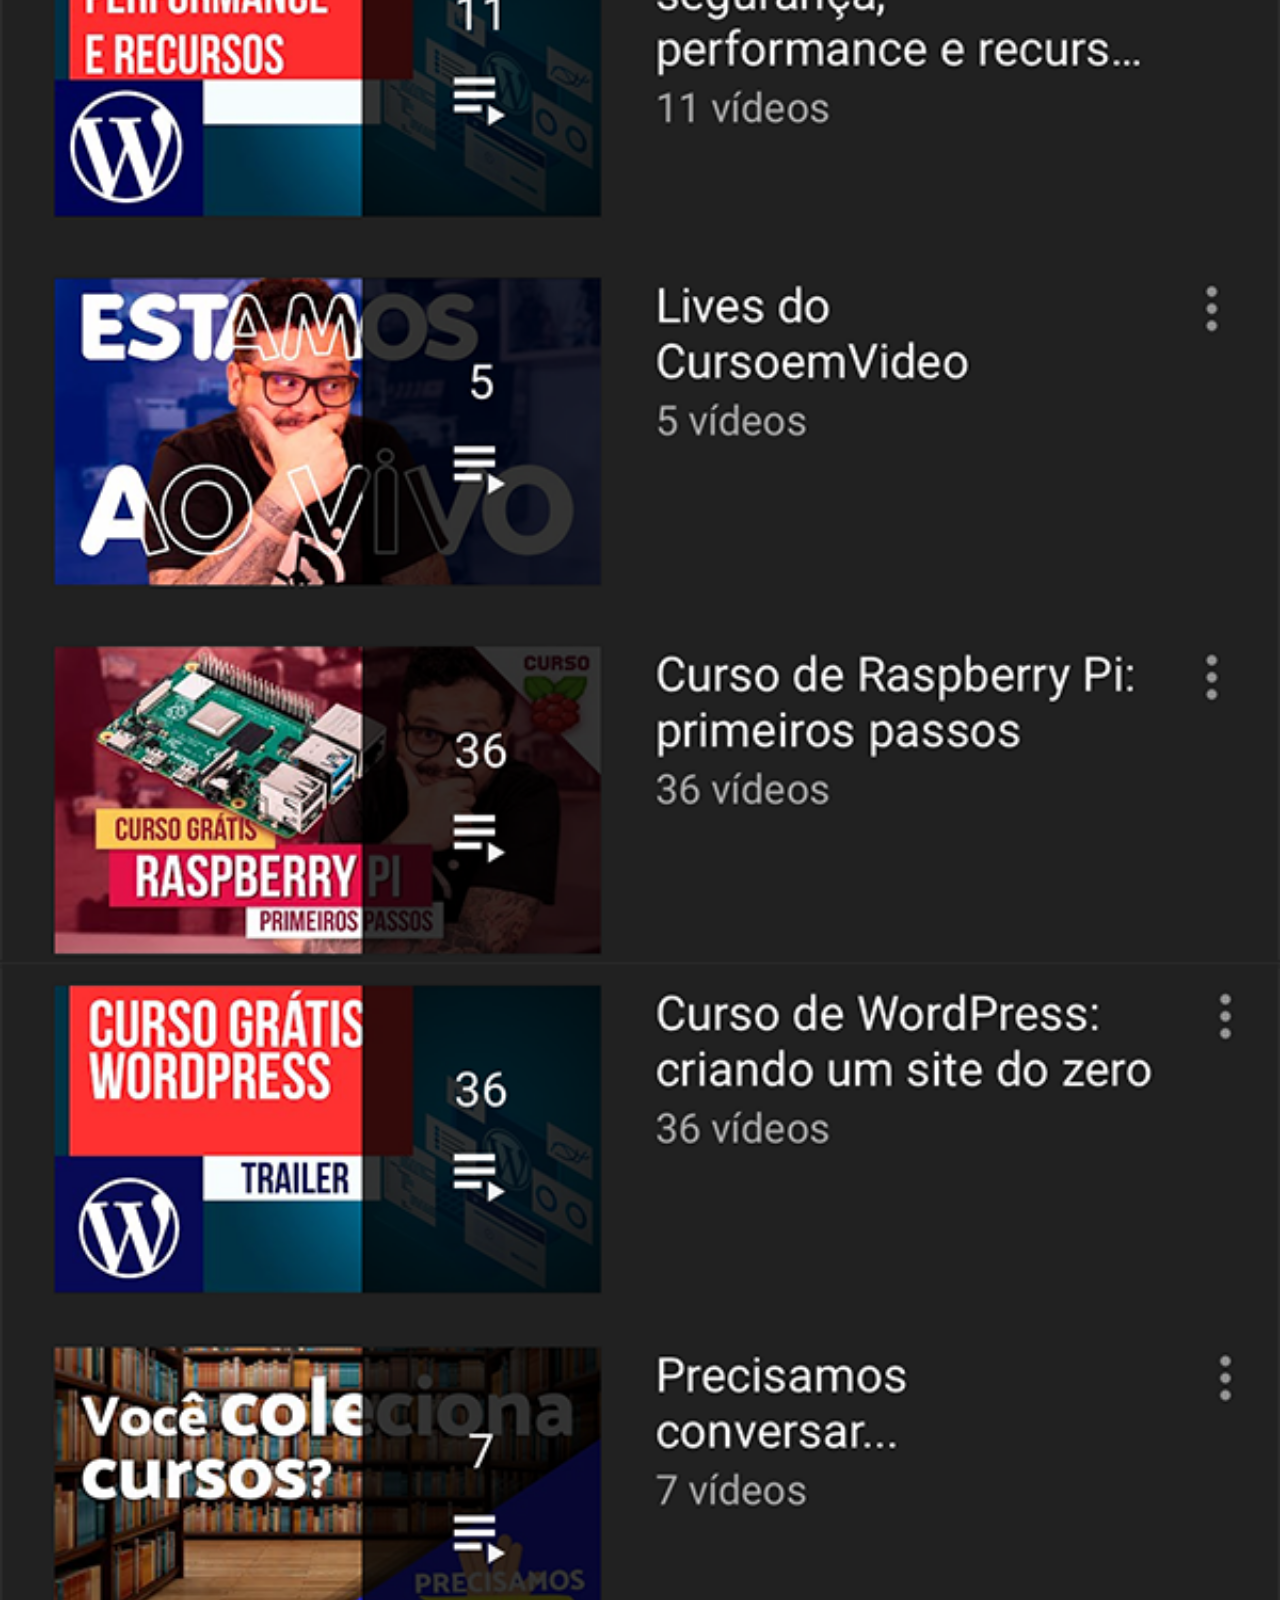
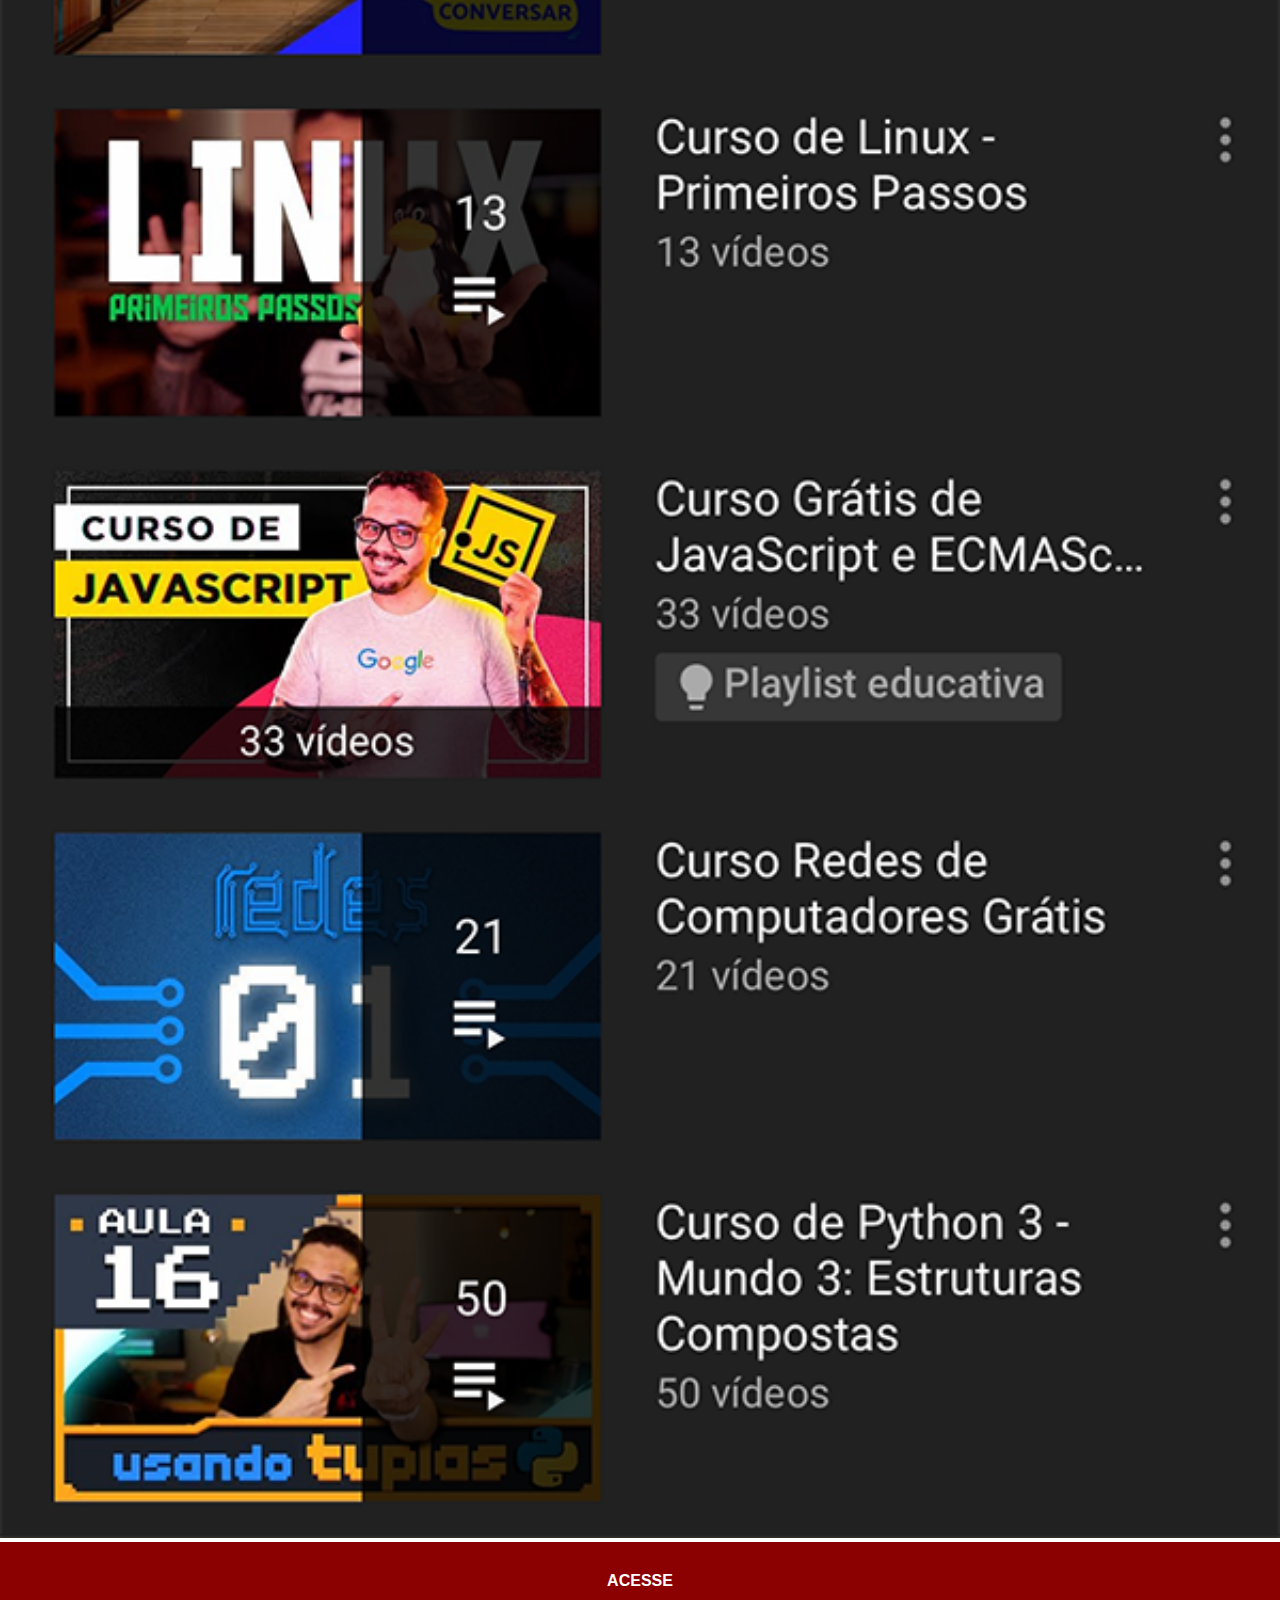
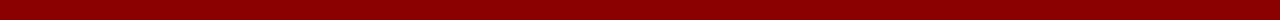
<file: youtube.html>
<!DOCTYPE html>
<html lang="pt-br">
<head>
    <meta charset="UTF-8">
    <meta http-equiv="X-UA-Compatible" content="IE=edge">
    <meta name="viewport" content="width=device-width, initial-scale=1.0">
    <title>YouTube</title>
    <link rel="stylesheet" href="estilos/social.css">
</head>
<body>
    <img src="imagens/tela-youtube.png" alt="YouTube">
    <a href="https://www.youtube.com/c/CursoemV%C3%ADdeo" target="_blank">ACESSE</a>
</body>
</html>
</file>
<file: estilos/style.css>
@charset "UTF-8";

* {
    margin: 0px;
    padding: 0px;
    font-family: Arial, Helvetica, sans-serif;
}

html, body {
    height: 100vh;
    width: 100vw;
    background-color: rgba(0, 0, 0, 0.665);
}

body {
    background: url('../imagens/fundo-madeira.jpg') no-repeat top center;
    background-size: cover; /* para imagem cobrir a tela inteira*/
    background-attachment: fixed; /* para imagem ficar fixa*/
}

main {
    position: relative;
    height: 100vh;
    
}

section#telefone {
    position: absolute;
    top: 50%;
    left: 50%;
    transform: translate(-50%, -50%); /* para centralizar a section telefone*/
    height: 627px; /* largura e altura, conf. tamanho da imagem no gimp(imagem->propriedades da imagem)*/
    width: 311px;
    background: url('../imagens/frame-iphone.png') no-repeat;
}

iframe#tela {
    position: relative;
    top: 80px;
    left: 22px;
    width: 267px;
    height: 471px;
}
section#redes-sociais {
    text-align: right;  /*faz com que os ícones sejam posicionados na direita*/
}
section#redes-sociais img {
    width: 50px;
    margin: 10px;
    border-radius: 50%; /* aqui transforma a imagem quadrada para redonda nos ícones */
    box-shadow: 2px 2px 5px rgba(0, 0, 0, 0.450);
    box-sizing: border-box; /* com esta linha a borda faz parte da caixa, resolve (erro 1)*/
}

section#redes-sociais img:hover {
    border:2px solid rgba(255, 255, 255, 0.6); /* cria uma borda branca em volta dos ícone quando passar o mouse por cima, mas essa borda não faz parte do objeto então todos os ícones se movem, (erro 1) */
    transform: translate(-4px, -4px); /*mexe o botão 4px para esquerda e 4px para cima*/
    box-shadow: 6px 6px 12px rgba(0, 0, 0, 0.697); /* a sombra do ícone acompanha o deslocamento do botão*/
    transition: transform .3s, border 1s; /* faz uma transição para o transform(movimento) mais suave 0.3s e a borda branca(border) demora 1s para aparecer*/
    
}
</file>
<file: estilos/social.css>
@charset "UTF-8";

* {
    margin: 0px;
    padding: 0px;
    font-family: Arial, Helvetica, sans-serif;
}

::-webkit-scrollbar {  /*aqui esconde a scrowbar e não tem rolagem lateral */
    width: 0px;
    height: 0px;
}

img {
    width: 100vw;
}

a {
    display: block; /* para mostrar o ACESSE em baixo*/
    background-color: darkred; /* cor do fundo */
    color: white; /* ACESSE fica branco*/
    padding: 30px;
    text-align: center;/*centraliza o ACESSE*/
    font-weight: bolder;
    text-decoration: none; /*tira o sublinhado do ACESSE */
}

a:hover {
    background-color: red;
}
</file>
